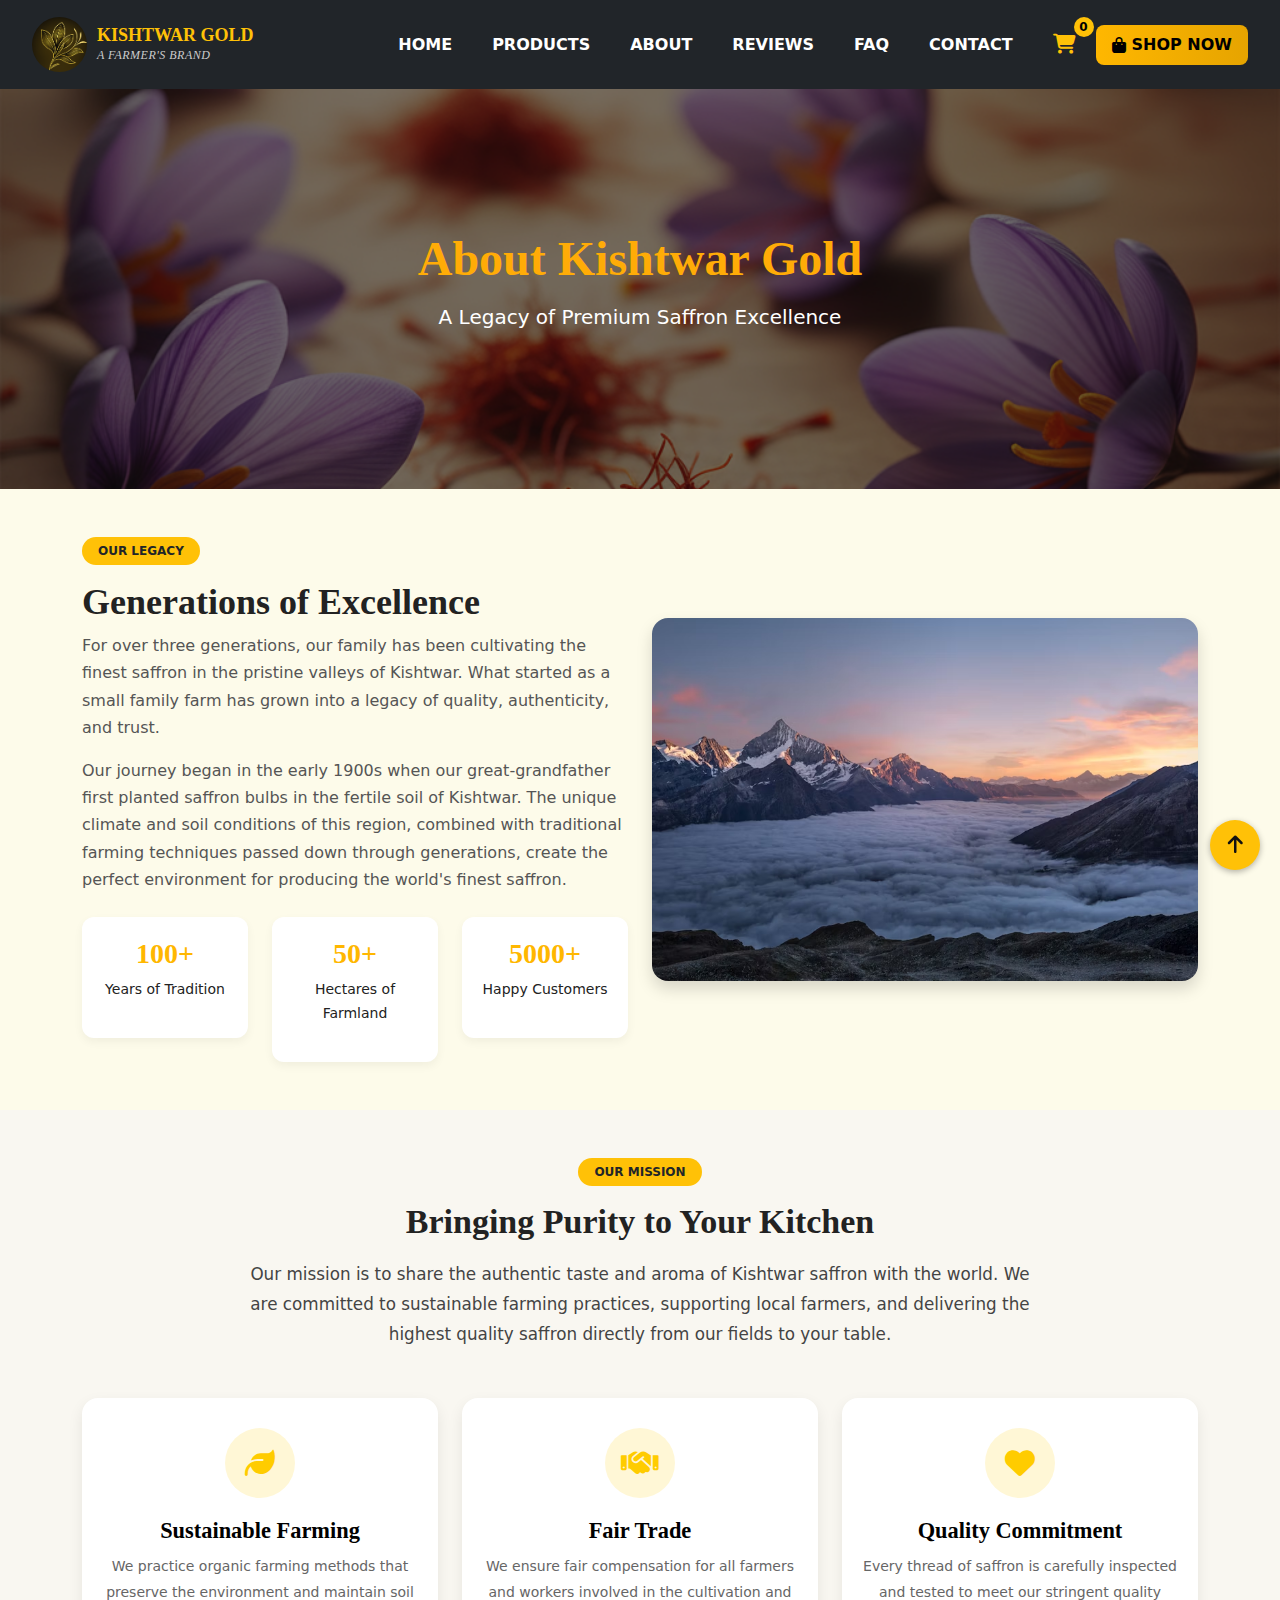
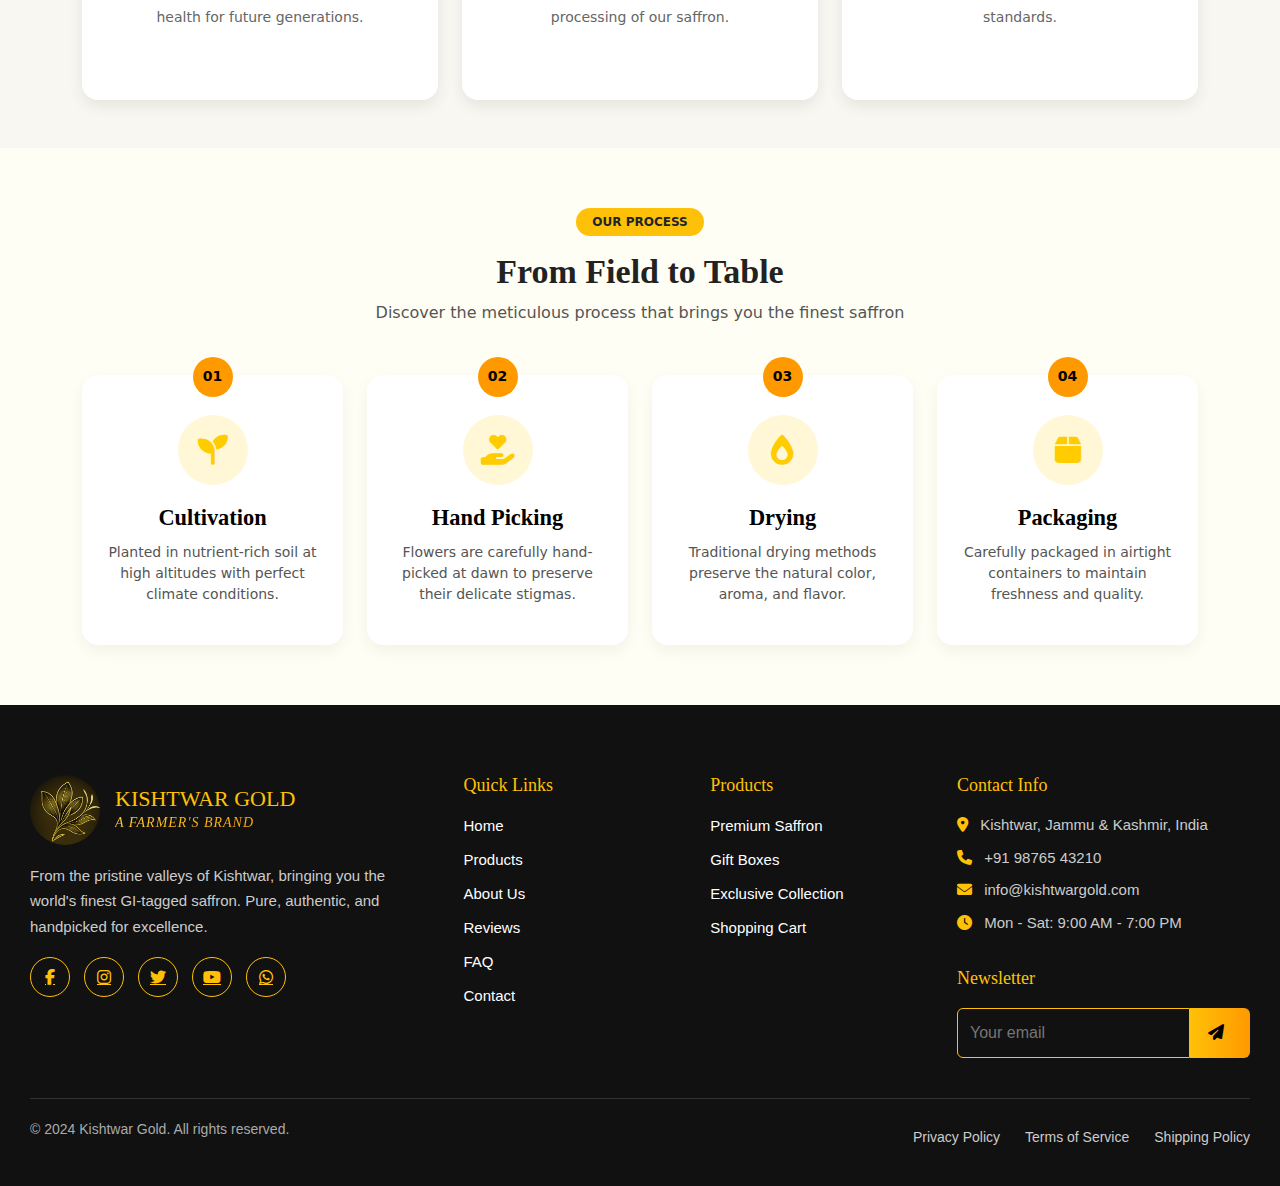
<file: about.html>
<!DOCTYPE html>
<html lang="en">
<head>
  <meta charset="UTF-8">
  <meta name="viewport" content="width=device-width, initial-scale=1.0">
  <title>About - Kishtwar Gold</title>

   <!-- Bootstrap CSS -->
  <link href="https://cdn.jsdelivr.net/npm/bootstrap@5.3.3/dist/css/bootstrap.min.css" rel="stylesheet">

  <!-- Bootstrap Icons -->
  <link href="https://cdn.jsdelivr.net/npm/bootstrap-icons@1.11.3/font/bootstrap-icons.css" rel="stylesheet">

  <!-- FontAwesome for Bold Filled Icons -->
  <link href="https://cdnjs.cloudflare.com/ajax/libs/font-awesome/6.5.0/css/all.min.css" rel="stylesheet">

  <!-- Custom CSS -->
  <link rel="stylesheet" href="/css/about.css">
</head>
<body>

 <!-- Loader -->
<!-- <div id="loader">
  <div class="loader-bg"></div>
  <div class="loader-content">
    <img src="/images/03d1d492-cec1-4f30-8a46-11ebdda1be97_removalai_preview.png" alt="Brand Logo" class="loader-logo img-fluid rounded-circle shadow">
  </div>
</div> -->

 
<!-- Navbar Start -->
<nav class="navbar navbar-expand-lg navbar-dark bg-dark sticky-top">
  <div class="container-fluid">

    <!-- Brand -->
    <a class="navbar-brand d-flex align-items-center" href="#">
      <img src="images/logo.png" alt="Logo" class="rounded-circle">
      <div class="brand-text d-none d-sm-block">
        <h5 class="mb-0 text-warning">KISHTWAR GOLD</h5>
        <p class="tagline">A FARMER'S BRAND</p>
      </div>
    </a>

    <!-- Toggler for Mobile -->
    <button class="navbar-toggler ms-auto" type="button" data-bs-toggle="collapse"
      data-bs-target="#navbarNav" aria-controls="navbarNav" aria-expanded="false"
      aria-label="Toggle navigation">
      <i class="fas fa-bars text-warning"></i>
    </button>

    <!-- Navbar Links -->
    <div class="collapse navbar-collapse justify-content-lg-end" id="navbarNav">
      <ul class="navbar-nav align-items-lg-center text-center">
        <li class="nav-item"><a class="nav-link" href="index.html">HOME</a></li>
        <li class="nav-item"><a class="nav-link" href="products.html">PRODUCTS</a></li>
        <li class="nav-item"><a class="nav-link" href="about.html">ABOUT</a></li>
        <li class="nav-item"><a class="nav-link" href="review.html">REVIEWS</a></li>
        <li class="nav-item"><a class="nav-link" href="faq.html">FAQ</a></li>
        <li class="nav-item"><a class="nav-link" href="contact.html">CONTACT</a></li>

        <!-- Cart -->
        <li class="nav-item">
          <a class="nav-link position-relative" href="cart.html">
            <i class="fas fa-shopping-cart fa-lg text-warning"></i>
            <span id="cart-count" class="cart-count">0</span>
          </a>
        </li>

        <!-- Shop Now Button -->
        <li class="nav-item mt-2 mt-lg-0">
          <a href="products.html" class="shop-btn">
            <i class="fas fa-bag-shopping"></i> SHOP NOW
          </a>
        </li>
      </ul>
    </div>
  </div>
</nav>
<!-- Navbar End -->



<!-- Hero About Section -->
<section class="about-hero">
  <div class="overlay"></div>
  <div class="container text-center">
    <h1>About Kishtwar Gold</h1>
    <p>A Legacy of Premium Saffron Excellence</p>
  </div>
</section>


<!-- Generations of Excellence Section -->
<section class="generations-section py-5">
  <div class="container">
    <div class="row align-items-center">
      
      <!-- Left Content -->
      <div class="col-lg-6 mb-4 mb-lg-0">
        <span class="badge bg-warning text-dark px-3 py-2 rounded-pill fw-bold">OUR LEGACY</span>
        <h2 class="mt-3 fw-bold">Generations of Excellence</h2>
        <p>
          For over three generations, our family has been cultivating the finest saffron in the pristine valleys of Kishtwar. 
          What started as a small family farm has grown into a legacy of quality, authenticity, and trust.
        </p>
        <p>
          Our journey began in the early 1900s when our great-grandfather first planted saffron bulbs in the fertile soil of 
          Kishtwar. The unique climate and soil conditions of this region, combined with traditional farming techniques passed 
          down through generations, create the perfect environment for producing the world's finest saffron.
        </p>

        <!-- Stats Cards -->
        <div class="row text-center mt-4">
          <div class="col-4">
            <div class="stat-card">
              <h3>100+</h3>
              <p>Years of Tradition</p>
            </div>
          </div>
          <div class="col-4">
            <div class="stat-card">
              <h3>50+</h3>
              <p>Hectares of Farmland</p>
            </div>
          </div>
          <div class="col-4">
            <div class="stat-card">
              <h3>5000+</h3>
              <p>Happy Customers</p>
            </div>
          </div>
        </div>
      </div>

      <!-- Right Image -->
      <div class="col-lg-6 text-center">
        <img src="/images/about.avif" alt="Generations of Excellence" class="img-fluid rounded-4 shadow">
      </div>

    </div>
  </div>
</section>


<!-- Our Mission Section -->
  <section class="mission-section py-5 text-center">
    <div class="container">

      <!-- Heading -->
      <span class="badge bg-warning text-dark px-3 py-2 rounded-pill fw-bold">OUR MISSION</span>
      <h2 class="mt-3 fw-bold">Bringing Purity to Your Kitchen</h2>
      <p class="mt-3 mb-5">
        Our mission is to share the authentic taste and aroma of Kishtwar saffron with the world. 
        We are committed to sustainable farming practices, supporting local farmers, and delivering the highest quality saffron 
        directly from our fields to your table.
      </p>

      <!-- Mission Cards -->
      <div class="row g-4 justify-content-center">
        <div class="col-md-4">
          <div class="mission-card">
            <div class="icon-circle">
              <i class="fa-solid fa-leaf"></i>
            </div>
            <h5 class="mt-3">Sustainable Farming</h5>
            <p>
              We practice organic farming methods that preserve the environment and maintain soil health for future generations.
            </p>
          </div>
        </div>

        <div class="col-md-4">
          <div class="mission-card">
            <div class="icon-circle">
              <i class="fa-solid fa-handshake"></i>
            </div>
            <h5 class="mt-3">Fair Trade</h5>
            <p>
              We ensure fair compensation for all farmers and workers involved in the cultivation and processing of our saffron.
            </p>
          </div>
        </div>

        <div class="col-md-4">
          <div class="mission-card">
            <div class="icon-circle">
              <i class="fa-solid fa-heart"></i>
            </div>
            <h5 class="mt-3">Quality Commitment</h5>
            <p>
              Every thread of saffron is carefully inspected and tested to meet our stringent quality standards.
            </p>
          </div>
        </div>
      </div>

    </div>
  </section>


  <!-- Our Process Section -->
  <section class="process-section text-center">
    <div class="container">

      <!-- Heading -->
      <span class="badge bg-warning text-dark px-3 py-2 rounded-pill fw-bold">OUR PROCESS</span>
      <h2 class="mt-3 fw-bold">From Field to Table</h2>
      <p>Discover the meticulous process that brings you the finest saffron</p>

      <!-- Process Steps -->
      <div class="row g-4 justify-content-center">

        <!-- Step 1 -->
        <div class="col-md-3">
          <div class="process-card">
            <div class="step-badge">01</div>
            <div class="icon-circle">
              <i class="fa-solid fa-seedling"></i>
            </div>
            <h5>Cultivation</h5>
            <p>Planted in nutrient-rich soil at high altitudes with perfect climate conditions.</p>
          </div>
        </div>

        <!-- Step 2 -->
        <div class="col-md-3">
          <div class="process-card">
            <div class="step-badge">02</div>
            <div class="icon-circle">
              <i class="fa-solid fa-hand-holding-heart"></i>
            </div>
            <h5>Hand Picking</h5>
            <p>Flowers are carefully hand-picked at dawn to preserve their delicate stigmas.</p>
          </div>
        </div>

        <!-- Step 3 -->
        <div class="col-md-3">
          <div class="process-card">
            <div class="step-badge">03</div>
            <div class="icon-circle">
              <i class="fa-solid fa-fire-flame-simple"></i>
            </div>
            <h5>Drying</h5>
            <p>Traditional drying methods preserve the natural color, aroma, and flavor.</p>
          </div>
        </div>

        <!-- Step 4 -->
        <div class="col-md-3">
          <div class="process-card">
            <div class="step-badge">04</div>
            <div class="icon-circle">
              <i class="fa-solid fa-box"></i>
            </div>
            <h5>Packaging</h5>
            <p>Carefully packaged in airtight containers to maintain freshness and quality.</p>
          </div>
        </div>

      </div>
    </div>
  </section>


<!-- Footer -->
<footer class="footer">
  <div class="footer-container">

    <!-- Left Section -->
    <div class="footer-about">
      <div class="footer-brand">
        <div class="footer-logo-circle">
          <img src="/images/logo.png" alt="Logo">
        </div>
        <div>
          <h2>KISHTWAR GOLD</h2>
          <p class="tagline">A FARMER'S BRAND</p>
        </div>
      </div>
      <p class="footer-text">
        From the pristine valleys of Kishtwar, bringing you the world's finest GI-tagged saffron. 
        Pure, authentic, and handpicked for excellence.
      </p>
      <div class="social-icons">
        <a href="#"><i class="fa-brands fa-facebook-f"></i></a>
        <a href="#"><i class="fa-brands fa-instagram"></i></a>
        <a href="#"><i class="fa-brands fa-twitter"></i></a>
        <a href="#"><i class="fa-brands fa-youtube"></i></a>
        <a href="#"><i class="fa-brands fa-whatsapp"></i></a>
      </div>
    </div>

    <!-- Quick Links -->
    <div class="footer-links">
      <h3>Quick Links</h3>
      <ul>
        <li><a href="index.html">Home</a></li>
        <li><a href="products.html">Products</a></li>
        <li><a href="about.html">About Us</a></li>
        <li><a href="review.html">Reviews</a></li>
        <li><a href="faq.html">FAQ</a></li>
        <li><a href="contact.html">Contact</a></li>
      </ul>
    </div>

    <!-- Products -->
    <div class="footer-links">
      <h3>Products</h3>
      <ul>
        <li><a href="#">Premium Saffron</a></li>
        <li><a href="#">Gift Boxes</a></li>
        <li><a href="#">Exclusive Collection</a></li>
        <li><a href="#">Shopping Cart</a></li>
      </ul>
    </div>

    <!-- Contact Info -->
    <div class="footer-contact">
      <h3>Contact Info</h3>
      <p><i class="fa-solid fa-location-dot"></i> Kishtwar, Jammu & Kashmir, India</p>
      <p><i class="fa-solid fa-phone"></i> +91 98765 43210</p>
      <p><i class="fa-solid fa-envelope"></i> info@kishtwargold.com</p>
      <p><i class="fa-solid fa-clock"></i> Mon - Sat: 9:00 AM - 7:00 PM</p>

      <br>
      <h3>Newsletter</h3>
      <div class="newsletter">
        <input type="email" id="newsletterEmail" placeholder="Your email">
        <button id="newsletterBtn"><i class="fa-solid fa-paper-plane"></i></button>
      </div>
    </div>

  </div>

  <!-- Footer Bottom -->
  <div class="footer-bottom">
    <p>© 2024 Kishtwar Gold. All rights reserved.</p>
    <div class="footer-policies">
      <a href="#">Privacy Policy</a>
      <a href="#">Terms of Service</a>
      <a href="#">Shipping Policy</a>
    </div>
  </div>

  <!-- Scroll To Top -->
  <a href="#" class="scroll-top"><i class="fa-solid fa-arrow-up"></i></a>
</footer>

<!-- ✅ Newsletter Toast -->
<div id="newsletterToast" class="form-toast">
  Successfully subscribed to newsletter! <span class="close-btn">&times;</span>
</div>
 



  <!-- Bootstrap JS -->
   <script src="/js/about.js"></script>
   <script src="/js/loader.js"></script>
  <script src="https://cdn.jsdelivr.net/npm/bootstrap@5.3.2/dist/js/bootstrap.bundle.min.js"></script>
</body>
</html>
</file>
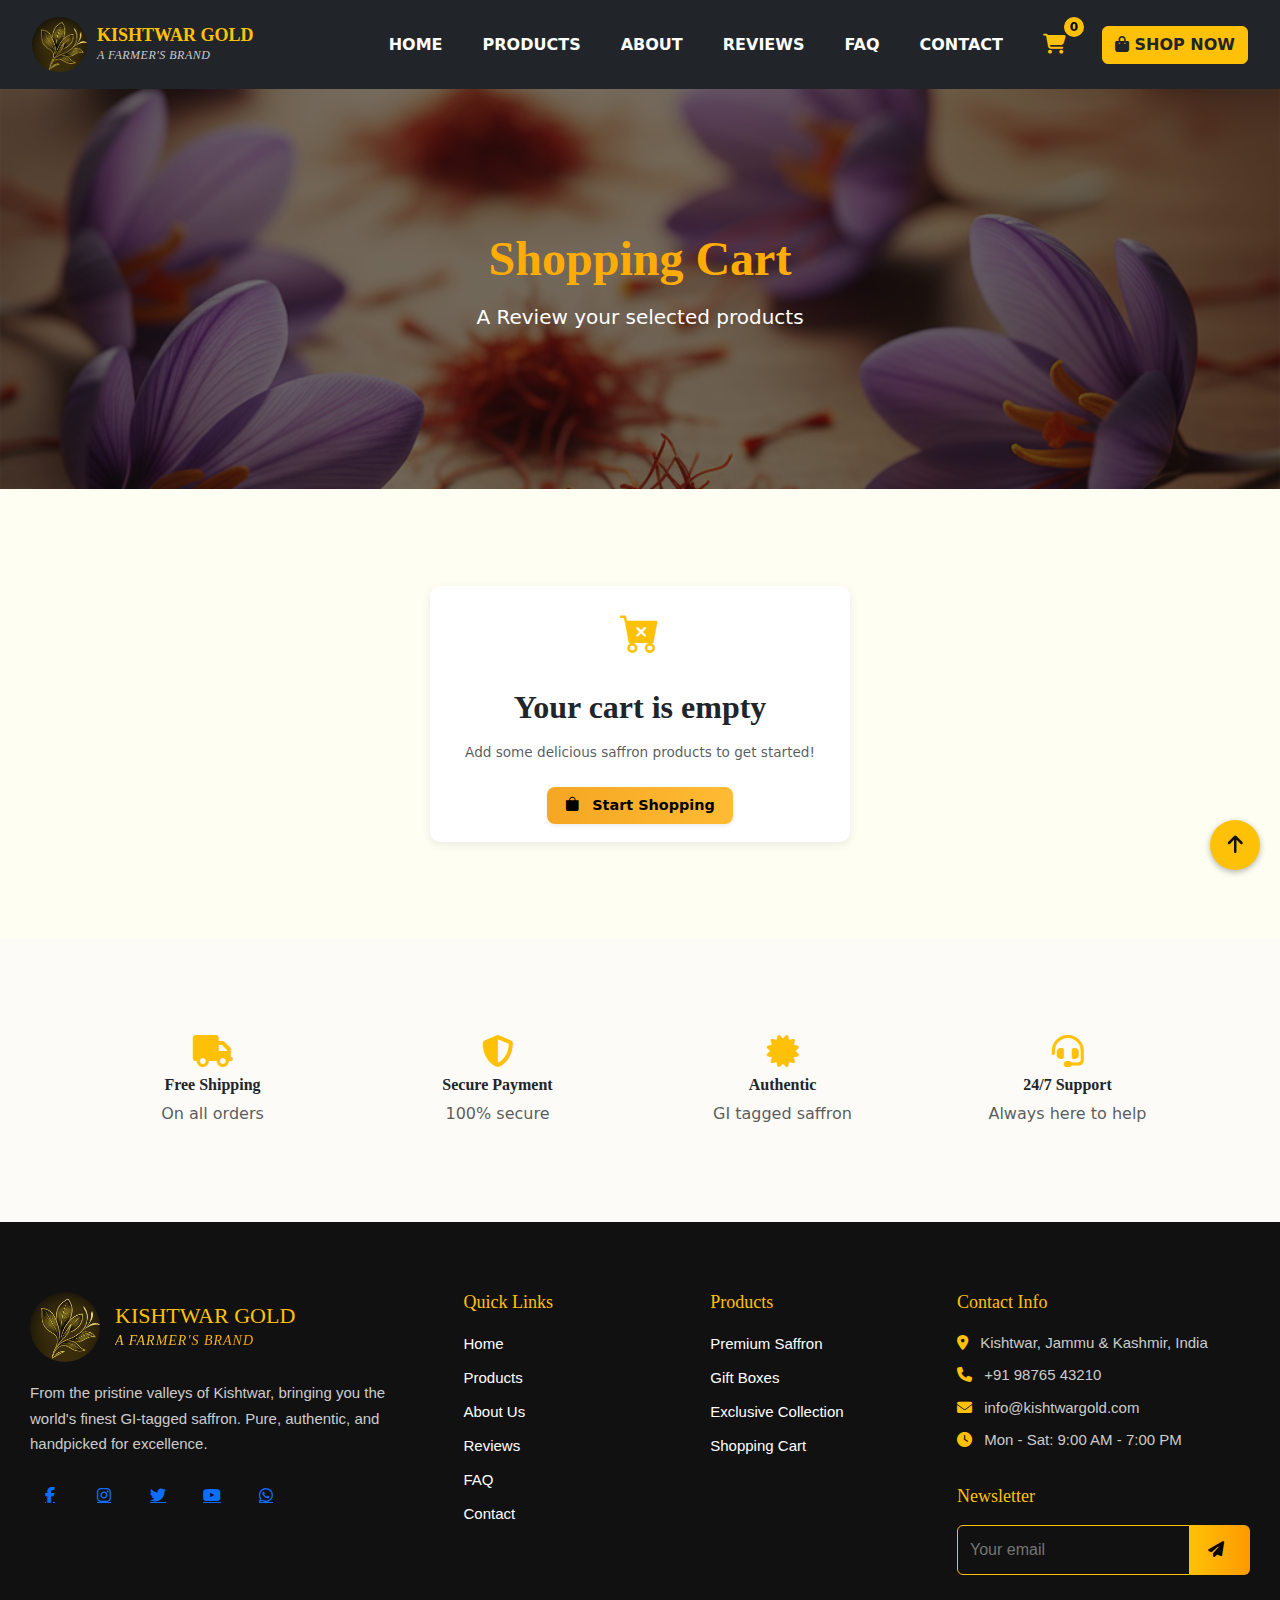
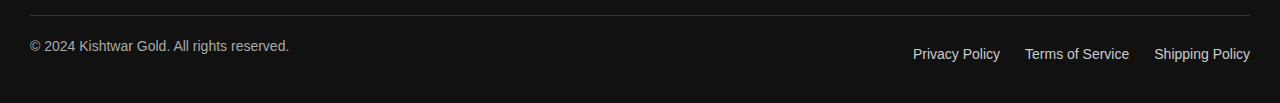
<file: cart.html>
<!DOCTYPE html>
<html lang="en">

<head>
    <meta charset="UTF-8">
    <meta name="viewport" content="width=device-width, initial-scale=1.0">
    <title>Cart Section</title>

    <!-- Bootstrap CSS -->
    <link href="https://cdn.jsdelivr.net/npm/bootstrap@5.3.3/dist/css/bootstrap.min.css" rel="stylesheet">

    <!-- Bootstrap Icons -->
    <link href="https://cdn.jsdelivr.net/npm/bootstrap-icons@1.11.3/font/bootstrap-icons.css" rel="stylesheet">

    <!-- FontAwesome for Bold Filled Icons -->
    <link href="https://cdnjs.cloudflare.com/ajax/libs/font-awesome/6.5.0/css/all.min.css" rel="stylesheet">

    <!-- Custom CSS -->
    <link rel="stylesheet" href="/css/cart.css">

</head>

<body>

 <!-- Loader -->
<!-- <div id="loader">
  <div class="loader-bg"></div>
  <div class="loader-content">
    <img src="/images/03d1d492-cec1-4f30-8a46-11ebdda1be97_removalai_preview.png" alt="Brand Logo" class="loader-logo img-fluid rounded-circle shadow">
  </div>
</div> -->

  <!-- Navbar Start -->
<nav class="navbar navbar-expand-lg navbar-dark bg-dark sticky-top">
  <div class="container-fluid">

    <!-- Brand (Same as Footer Style) -->
    <a class="navbar-brand d-flex align-items-center" href="#">
      <img src="images/logo.png" alt="Logo" class="rounded-circle"
        style="width: 55px; height: 55px; object-fit: cover; margin-right: 10px;">
      <div class="brand-text">
        <h5 class="mb-0 text-warning">KISHTWAR GOLD</h5>
        <p class="tagline">A FARMER'S BRAND</p>
      </div>
    </a>

    <!-- Toggler for Mobile -->
    <button class="navbar-toggler text-white" type="button" data-bs-toggle="collapse"
      data-bs-target="#navbarNav" aria-controls="navbarNav" aria-expanded="false"
      aria-label="Toggle navigation">
      <i class="fas fa-bars"></i>
    </button>

    <!-- Navbar Links -->
    <div class="collapse navbar-collapse" id="navbarNav">
      <ul class="navbar-nav ms-auto mb-2 mb-lg-0">
        <li class="nav-item"><a class="nav-link" href="index.html">HOME</a></li>
        <li class="nav-item"><a class="nav-link" href="products.html">PRODUCTS</a></li>
        <li class="nav-item"><a class="nav-link" href="about.html">ABOUT</a></li>
        <li class="nav-item"><a class="nav-link" href="review.html">REVIEWS</a></li>
        <li class="nav-item"><a class="nav-link" href="faq.html">FAQ</a></li>
        <li class="nav-item"><a class="nav-link" href="contact.html">CONTACT</a></li>

        <!-- Cart with Badge -->
        <li class="nav-item">
          <a class="nav-link position-relative" href="cart.html">
            <i class="fas fa-shopping-cart fa-lg text-warning"></i>
            <span id="cart-count" class="cart-count">0</span>
          </a>
        </li>
      </ul>

      <!-- Shop Now Button -->
      <a href="products.html" class="btn btn-warning ms-lg-3 fw-bold text-dark">
        <i class="fas fa-bag-shopping"></i> SHOP NOW
      </a>
    </div>
  </div>
</nav>
<!-- Navbar End -->



<!-- Shopping Cart About Section -->
<section class="about-hero">
  <div class="overlay"></div>
  <div class="container text-center">
    <h1>Shopping Cart</h1>
    <p>A Review your selected products</p>
  </div>
</section>


<!-- Empty Cart Section -->
<section class="empty-cart-section d-flex align-items-center justify-content-center text-center">
  <div class="container">
    <div class="empty-cart-content">
      <!-- Cart Icon -->
      <div class="cart-icon mb-4">
        <i class="bi bi-cart-x-fill"></i>
      </div>

      <!-- Heading -->
      <h2 class="fw-bold mb-3">Your cart is empty</h2>
      <p class="text-muted mb-4">Add some delicious saffron products to get started!</p>

      <!-- Button -->
      <a href="products.html" class="btn btn-warning btn-lg fw-bold shadow-sm">
        <i class="bi bi-bag-fill me-2"></i> Start Shopping
      </a>
    </div>
  </div>
</section>


<!-- Features Section -->
<section class="features-section py-5">
    <br><br>
  <div class="container">
    <div class="row text-center">
      
      <!-- Feature 1 -->
      <div class="col-md-3 col-6 mb-4 mb-md-0">
        <i class="fas fa-truck fa-2x text-warning mb-2"></i>
        <h6 class="fw-bold">Free Shipping</h6>
        <p class="text-muted small">On all orders</p>
      </div>

      <!-- Feature 2 -->
      <div class="col-md-3 col-6 mb-4 mb-md-0">
        <i class="fas fa-shield-alt fa-2x text-warning mb-2"></i>
        <h6 class="fw-bold">Secure Payment</h6>
        <p class="text-muted small">100% secure</p>
      </div>

      <!-- Feature 3 -->
      <div class="col-md-3 col-6 mb-4 mb-md-0">
        <i class="fas fa-certificate fa-2x text-warning mb-2"></i>
        <h6 class="fw-bold">Authentic</h6>
        <p class="text-muted small">GI tagged saffron</p>
      </div>

      <!-- Feature 4 -->
      <div class="col-md-3 col-6">
        <i class="fas fa-headset fa-2x text-warning mb-2"></i>
        <h6 class="fw-bold">24/7 Support</h6>
        <p class="text-muted small">Always here to help</p>
      </div>

    </div>
    <br><br>
  </div>
</section>


 <!-- Footer -->
<footer class="footer">
  <div class="footer-container">

    <!-- Left Section -->
    <div class="footer-about">
      <div class="footer-brand">
        <div class="footer-logo-circle">
          <img src="/images/logo.png" alt="Logo">
        </div>
        <div>
          <h2>KISHTWAR GOLD</h2>
          <p class="tagline">A FARMER'S BRAND</p>
        </div>
      </div>
      <p class="footer-text">
        From the pristine valleys of Kishtwar, bringing you the world's finest GI-tagged saffron. 
        Pure, authentic, and handpicked for excellence.
      </p>
      <div class="social-icons">
        <a href="#"><i class="fa-brands fa-facebook-f"></i></a>
        <a href="#"><i class="fa-brands fa-instagram"></i></a>
        <a href="#"><i class="fa-brands fa-twitter"></i></a>
        <a href="#"><i class="fa-brands fa-youtube"></i></a>
        <a href="#"><i class="fa-brands fa-whatsapp"></i></a>
      </div>
    </div>

    <!-- Quick Links -->
    <div class="footer-links">
      <h3>Quick Links</h3>
      <ul>
        <li><a href="index.html">Home</a></li>
        <li><a href="products.html">Products</a></li>
        <li><a href="about.html">About Us</a></li>
        <li><a href="review.html">Reviews</a></li>
        <li><a href="faq.html">FAQ</a></li>
        <li><a href="contact.html">Contact</a></li>
      </ul>
    </div>

    <!-- Products -->
    <div class="footer-links">
      <h3>Products</h3>
      <ul>
        <li><a href="#">Premium Saffron</a></li>
        <li><a href="#">Gift Boxes</a></li>
        <li><a href="#">Exclusive Collection</a></li>
        <li><a href="#">Shopping Cart</a></li>
      </ul>
    </div>

    <!-- Contact Info -->
    <div class="footer-contact">
      <h3>Contact Info</h3>
      <p><i class="fa-solid fa-location-dot"></i> Kishtwar, Jammu & Kashmir, India</p>
      <p><i class="fa-solid fa-phone"></i> +91 98765 43210</p>
      <p><i class="fa-solid fa-envelope"></i> info@kishtwargold.com</p>
      <p><i class="fa-solid fa-clock"></i> Mon - Sat: 9:00 AM - 7:00 PM</p>

      <br>
      <h3>Newsletter</h3>
      <div class="newsletter">
        <input type="email" id="newsletterEmail" placeholder="Your email">
        <button id="newsletterBtn"><i class="fa-solid fa-paper-plane"></i></button>
      </div>
    </div>

  </div>

  <!-- Footer Bottom -->
  <div class="footer-bottom">
    <p>© 2024 Kishtwar Gold. All rights reserved.</p>
    <div class="footer-policies">
      <a href="#">Privacy Policy</a>
      <a href="#">Terms of Service</a>
      <a href="#">Shipping Policy</a>
    </div>
  </div>

  <!-- Scroll To Top -->
  <a href="#" class="scroll-top"><i class="fa-solid fa-arrow-up"></i></a>
</footer>

<!-- ✅ Newsletter Toast -->
<div id="newsletterToast" class="form-toast">
  Successfully subscribed to newsletter! <span class="close-btn">&times;</span>
</div>
 
 


    <!-- Bootstrap JS -->
     <script src="/js/cart.js"></script>
     <script src="/js/loader.js"></script>
    <script src="https://cdn.jsdelivr.net/npm/bootstrap@5.3.2/dist/js/bootstrap.bundle.min.js"></script>
</body>

</html>
</file>
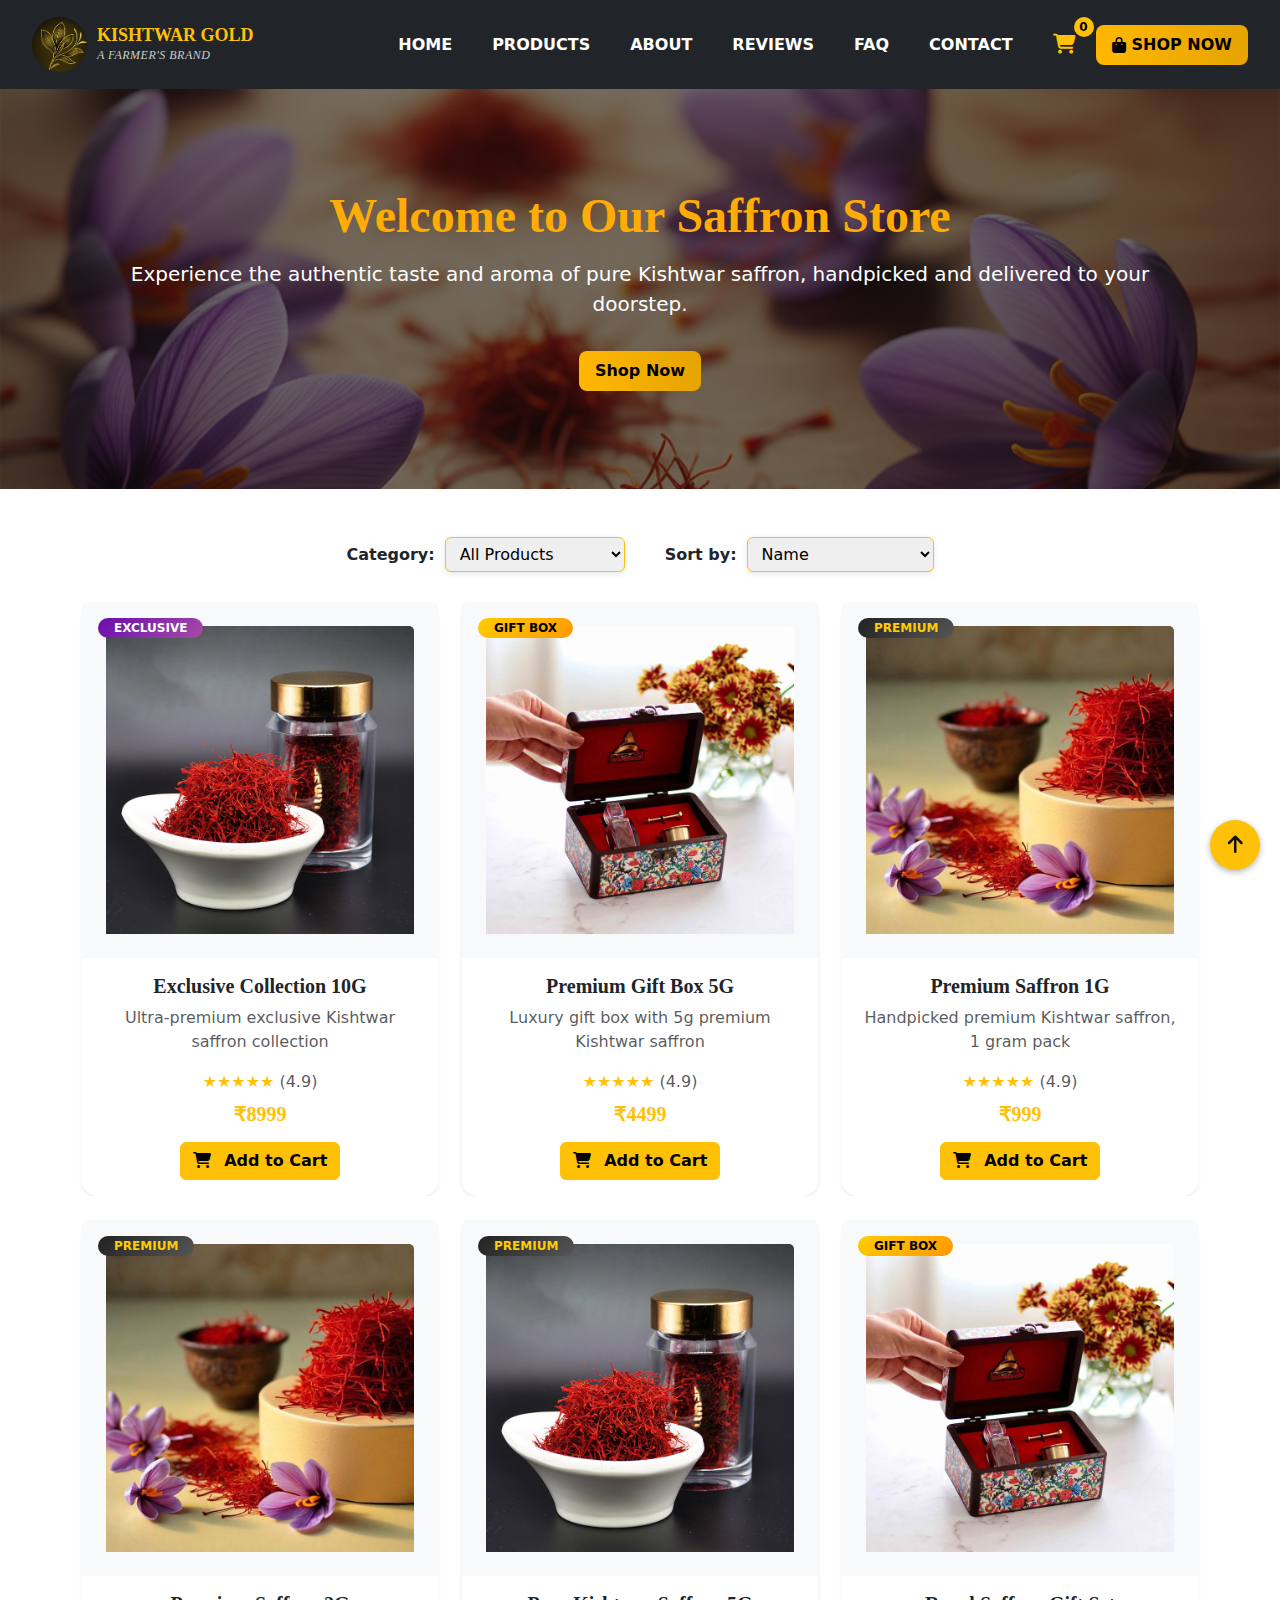
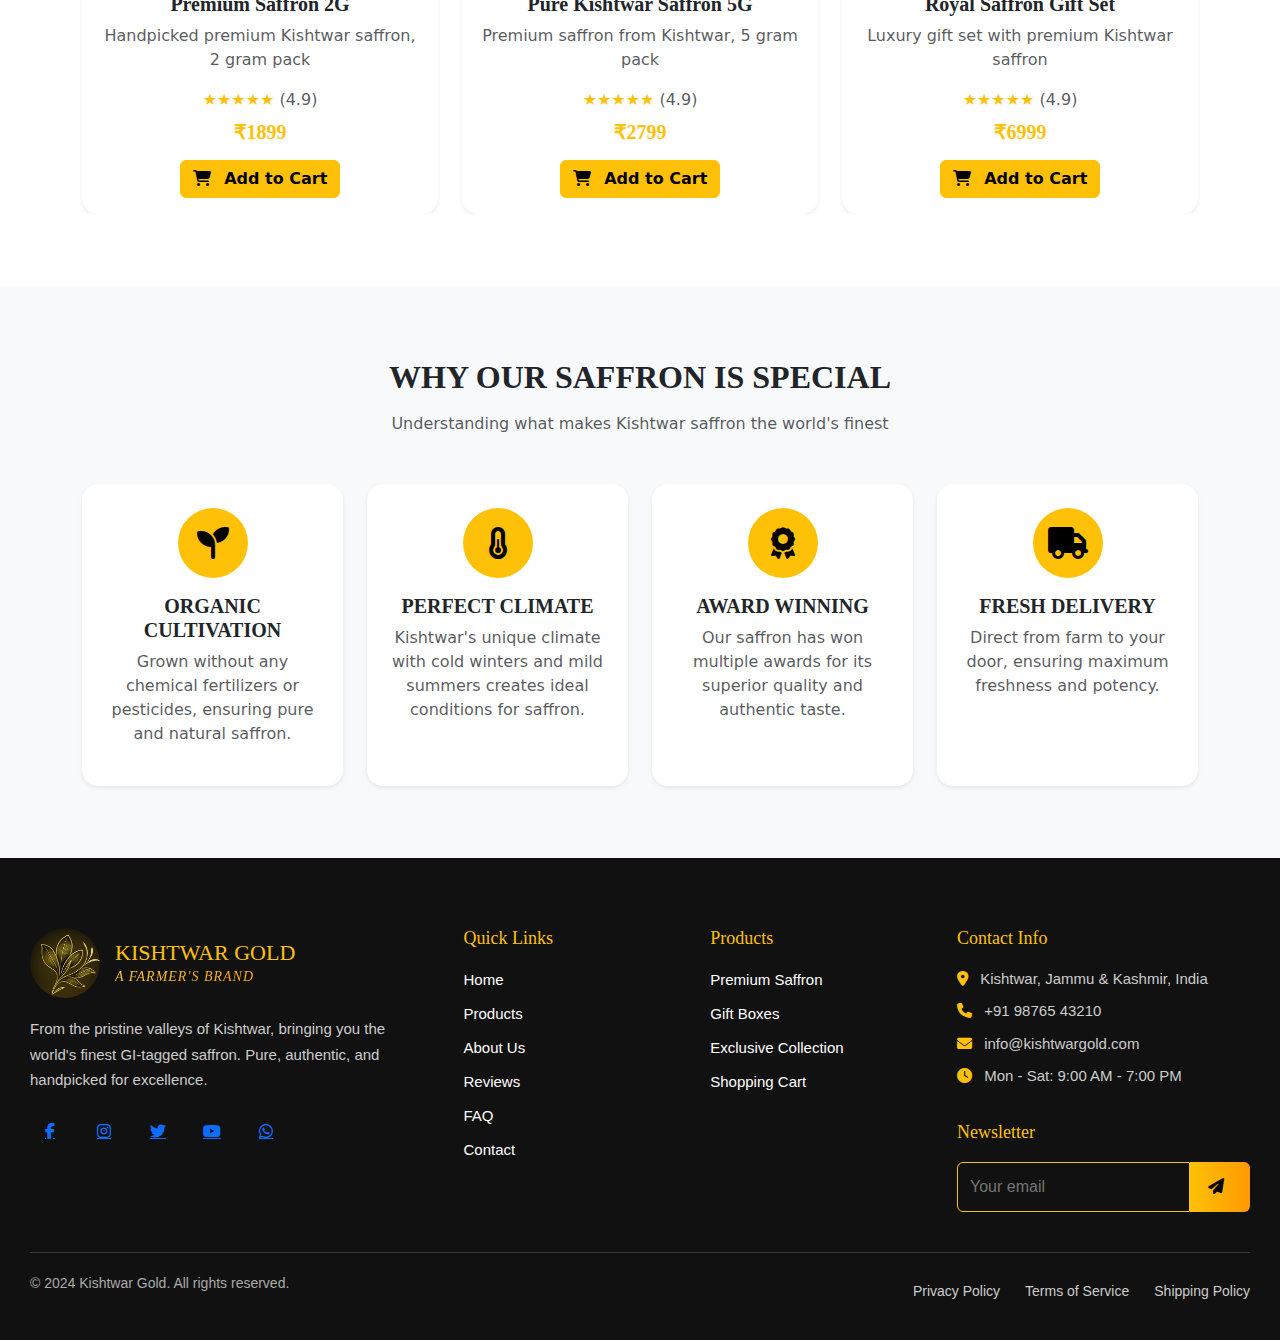
<file: products.html>
<!DOCTYPE html>
<html lang="en">
<head>
  <meta charset="UTF-8">
  <meta name="viewport" content="width=device-width, initial-scale=1.0">
  <title>About - Kishtwar Gold</title>

   <!-- Bootstrap CSS -->
  <link href="https://cdn.jsdelivr.net/npm/bootstrap@5.3.3/dist/css/bootstrap.min.css" rel="stylesheet">

  <!-- Bootstrap Icons -->
  <link href="https://cdn.jsdelivr.net/npm/bootstrap-icons@1.11.3/font/bootstrap-icons.css" rel="stylesheet">

  <!-- FontAwesome for Bold Filled Icons -->
  <link href="https://cdnjs.cloudflare.com/ajax/libs/font-awesome/6.5.0/css/all.min.css" rel="stylesheet">

  <!-- Custom CSS -->
  <link rel="stylesheet" href="/css/products.css">
</head>
<body>

  <!-- Loader -->
<!-- <div id="loader">
  <div class="loader-bg"></div>
  <div class="loader-content">
    <img src="/images/03d1d492-cec1-4f30-8a46-11ebdda1be97_removalai_preview.png" alt="Brand Logo" class="loader-logo img-fluid rounded-circle shadow">
  </div>
</div> -->
 
<!-- Navbar Start -->
<nav class="navbar navbar-expand-lg navbar-dark bg-dark sticky-top">
  <div class="container-fluid">

    <!-- Brand -->
    <a class="navbar-brand d-flex align-items-center" href="#">
      <img src="images/logo.png" alt="Logo" class="rounded-circle">
      <div class="brand-text d-none d-sm-block">
        <h5 class="mb-0 text-warning">KISHTWAR GOLD</h5>
        <p class="tagline">A FARMER'S BRAND</p>
      </div>
    </a>

    <!-- Toggler for Mobile -->
    <button class="navbar-toggler ms-auto" type="button" data-bs-toggle="collapse"
      data-bs-target="#navbarNav" aria-controls="navbarNav" aria-expanded="false"
      aria-label="Toggle navigation">
      <i class="fas fa-bars text-warning"></i>
    </button>

    <!-- Navbar Links -->
    <div class="collapse navbar-collapse justify-content-lg-end" id="navbarNav">
      <ul class="navbar-nav align-items-lg-center text-center">
        <li class="nav-item"><a class="nav-link" href="index.html">HOME</a></li>
        <li class="nav-item"><a class="nav-link" href="products.html">PRODUCTS</a></li>
        <li class="nav-item"><a class="nav-link" href="about.html">ABOUT</a></li>
        <li class="nav-item"><a class="nav-link" href="review.html">REVIEWS</a></li>
        <li class="nav-item"><a class="nav-link" href="faq.html">FAQ</a></li>
        <li class="nav-item"><a class="nav-link" href="contact.html">CONTACT</a></li>

        <!-- Cart -->
        <li class="nav-item">
          <a class="nav-link position-relative" href="cart.html">
            <i class="fas fa-shopping-cart fa-lg text-warning"></i>
            <span id="cart-count" class="cart-count">0</span>
          </a>
        </li>

        <!-- Shop Now Button -->
        <li class="nav-item mt-2 mt-lg-0">
          <a href="products.html" class="shop-btn">
            <i class="fas fa-bag-shopping"></i> SHOP NOW
          </a>
        </li>
      </ul>
    </div>
  </div>
</nav>
<!-- Navbar End -->



<!-- Hero About Section -->
<section class="about-hero">
  <div class="overlay"></div>
  <div class="container text-center">
    <h1>Welcome to Our Saffron Store</h1>
    <p>Experience the authentic taste and aroma of pure Kishtwar saffron, handpicked and delivered to your doorstep.</p>
    <a href="#products" class="shop-btn mt-3">
      Shop Now
    </a>
  </div>
</section>




<!-- Products Section -->
<section id="products" class="products-section py-5">
  <div class="container">

    <!-- Filter Controls -->
    <div class="container">
  <div class="filter-controls">
    <div class="filter-group">
      <label for="categoryFilter">Category:</label>
      <select id="categoryFilter">
        <option value="all">All Products</option>
        <option value="exclusive">Exclusive</option>
        <option value="gift">Gift Box</option>
        <option value="premium">Premium</option>
      </select>
    </div>

    <div class="filter-group">
      <label for="sortFilter">Sort by:</label>
      <select id="sortFilter">
        <option value="name">Name</option>
        <option value="low-high">Price: Low to High</option>
        <option value="high-low">Price: High to Low</option>
      </select>
    </div>
  </div>
</div>

    <!-- Product Grid -->
    <div id="productGrid" class="row g-4">

      <!-- Product 1 -->
      <div class="col-md-4 product-card" data-category="exclusive" data-name="Exclusive Collection 10G" data-price="8999">
        <div class="card shadow-sm border-0 rounded-4 h-100">
          <div class="position-relative text-center p-4 bg-light rounded-top">
            <span class="badge badge-exclusive position-absolute top-0 start-0 m-3 px-3 py-1 rounded-pill">EXCLUSIVE</span>
            <img src="/images/1st.jpeg" class="card-img-top" alt="Premium Saffron 1g">
          </div>
          <div class="card-body text-center">
            <h5 class="fw-bold">Exclusive Collection 10G</h5>
            <p class="text-muted">Ultra-premium exclusive Kishtwar saffron collection</p>
            <div class="text-warning mb-2">★★★★★ <span class="text-muted">(4.9)</span></div>
            <h5 class="text-warning fw-bold mb-3">₹8999</h5>
            <button class="btn btn-warning fw-bold add-to-cart-btn"><i class="fa-solid fa-cart-shopping me-2"></i> Add to Cart</button>
          </div>
        </div>
      </div>

      <!-- Product 2 -->
      <div class="col-md-4 product-card" data-category="gift" data-name="Premium Gift Box 5G" data-price="4499">
        <div class="card shadow-sm border-0 rounded-4 h-100">
          <div class="position-relative text-center p-4 bg-light rounded-top">
            <span class="badge badge-gift position-absolute top-0 start-0 m-3 px-3 py-1 rounded-pill">GIFT BOX</span>
            <img src="/images/giftbox.jpeg" class="card-img-top" alt="Premium Saffron 1g">
          </div>
          <div class="card-body text-center">
            <h5 class="fw-bold">Premium Gift Box 5G</h5>
            <p class="text-muted">Luxury gift box with 5g premium Kishtwar saffron</p>
            <div class="text-warning mb-2">★★★★★ <span class="text-muted">(4.9)</span></div>
            <h5 class="text-warning fw-bold mb-3">₹4499</h5>
            <button class="btn btn-warning fw-bold add-to-cart-btn"><i class="fa-solid fa-cart-shopping me-2"></i> Add to Cart</button>
          </div>
        </div>
      </div>

      <!-- Product 3 -->
      <div class="col-md-4 product-card" data-category="premium" data-name="Premium Saffron 1G" data-price="999">
        <div class="card shadow-sm border-0 rounded-4 h-100">
          <div class="position-relative text-center p-4 bg-light rounded-top">
            <span class="badge badge-premium position-absolute top-0 start-0 m-3 px-3 py-1 rounded-pill">PREMIUM</span>
            <img src="/images/2nd.jpeg" class="card-img-top" alt="Premium Saffron 1g">
          </div>
          <div class="card-body text-center">
            <h5 class="fw-bold">Premium Saffron 1G</h5>
            <p class="text-muted">Handpicked premium Kishtwar saffron, 1 gram pack</p>
            <div class="text-warning mb-2">★★★★★ <span class="text-muted">(4.9)</span></div>
            <h5 class="text-warning fw-bold mb-3">₹999</h5>
            <button class="btn btn-warning fw-bold add-to-cart-btn"><i class="fa-solid fa-cart-shopping me-2"></i> Add to Cart</button>
          </div>
        </div>
      </div>

      <!-- Product 4 -->
      <div class="col-md-4 product-card" data-category="premium" data-name="Premium Saffron 2G" data-price="1899">
        <div class="card shadow-sm border-0 rounded-4 h-100">
          <div class="position-relative text-center p-4 bg-light rounded-top">
            <span class="badge badge-premium position-absolute top-0 start-0 m-3 px-3 py-1 rounded-pill">PREMIUM</span>
            <img src="/images/2nd.jpeg" class="card-img-top" alt="Premium Saffron 1g">
          </div>
          <div class="card-body text-center">
            <h5 class="fw-bold">Premium Saffron 2G</h5>
            <p class="text-muted">Handpicked premium Kishtwar saffron, 2 gram pack</p>
            <div class="text-warning mb-2">★★★★★ <span class="text-muted">(4.9)</span></div>
            <h5 class="text-warning fw-bold mb-3">₹1899</h5>
            <button class="btn btn-warning fw-bold add-to-cart-btn"><i class="fa-solid fa-cart-shopping me-2"></i> Add to Cart</button>
          </div>
        </div>
      </div>

      <!-- Product 5 -->
      <div class="col-md-4 product-card" data-category="premium" data-name="Pure Kishtwar Saffron 5G" data-price="2799">
        <div class="card shadow-sm border-0 rounded-4 h-100">
          <div class="position-relative text-center p-4 bg-light rounded-top">
            <span class="badge badge-premium position-absolute top-0 start-0 m-3 px-3 py-1 rounded-pill">PREMIUM</span>
            <img src="/images/1st.jpeg" class="card-img-top" alt="Premium Saffron 1g">
          </div>
          <div class="card-body text-center">
            <h5 class="fw-bold">Pure Kishtwar Saffron 5G</h5>
            <p class="text-muted">Premium saffron from Kishtwar, 5 gram pack</p>
            <div class="text-warning mb-2">★★★★★ <span class="text-muted">(4.9)</span></div>
            <h5 class="text-warning fw-bold mb-3">₹2799</h5>
            <button class="btn btn-warning fw-bold add-to-cart-btn"><i class="fa-solid fa-cart-shopping me-2"></i> Add to Cart</button>
          </div>
        </div>
      </div>

      <!-- Product 6 -->
      <div class="col-md-4 product-card" data-category="gift" data-name="Royal Saffron Gift Set" data-price="6999">
        <div class="card shadow-sm border-0 rounded-4 h-100">
          <div class="position-relative text-center p-4 bg-light rounded-top">
            <span class="badge badge-gift position-absolute top-0 start-0 m-3 px-3 py-1 rounded-pill">GIFT BOX</span>
            <img src="/images/giftbox.jpeg" class="card-img-top" alt="Premium Saffron 1g">
          </div>
          <div class="card-body text-center">
            <h5 class="fw-bold">Royal Saffron Gift Set</h5>
            <p class="text-muted">Luxury gift set with premium Kishtwar saffron</p>
            <div class="text-warning mb-2">★★★★★ <span class="text-muted">(4.9)</span></div>
            <h5 class="text-warning fw-bold mb-3">₹6999</h5>
            <button class="btn btn-warning fw-bold add-to-cart-btn"><i class="fa-solid fa-cart-shopping me-2"></i> Add to Cart</button>
          </div>
        </div>
      </div>

    </div>
  </div>
</section>



<br>





<!-- Why Our Saffron is Special Section -->
<section class="py-5 bg-light">
  <div class="container text-center">
    <br>
    <h2 class="fw-bold mb-3">WHY OUR SAFFRON IS SPECIAL</h2>
    <p class="text-muted mb-5">Understanding what makes Kishtwar saffron the world's finest</p>

    <div class="row g-4">
      <!-- Card 1 -->
      <div class="col-md-6 col-lg-3">
        <div class="card shadow-sm border-0 h-100 p-4 rounded-4">
          <div class="mb-3">
            <span class="d-inline-flex align-items-center justify-content-center bg-warning rounded-circle" style="width:70px; height:70px;">
              <i class="fas fa-seedling fa-2x text-black"></i>
            </span>
          </div>
          <h5 class="fw-bold">ORGANIC CULTIVATION</h5>
          <p class="text-muted">Grown without any chemical fertilizers or pesticides, ensuring pure and natural saffron.</p>
        </div>
      </div>

      <!-- Card 2 -->
      <div class="col-md-6 col-lg-3">
        <div class="card shadow-sm border-0 h-100 p-4 rounded-4">
          <div class="mb-3">
            <span class="d-inline-flex align-items-center justify-content-center bg-warning rounded-circle" style="width:70px; height:70px;">
              <i class="fas fa-thermometer-half fa-2x text-black"></i>
            </span>
          </div>
          <h5 class="fw-bold">PERFECT CLIMATE</h5>
          <p class="text-muted">Kishtwar's unique climate with cold winters and mild summers creates ideal conditions for saffron.</p>
        </div>
      </div>

      <!-- Card 3 -->
      <div class="col-md-6 col-lg-3">
        <div class="card shadow-sm border-0 h-100 p-4 rounded-4">
          <div class="mb-3">
            <span class="d-inline-flex align-items-center justify-content-center bg-warning rounded-circle" style="width:70px; height:70px;">
              <i class="fas fa-award fa-2x text-black"></i>
            </span>
          </div>
          <h5 class="fw-bold">AWARD WINNING</h5>
          <p class="text-muted">Our saffron has won multiple awards for its superior quality and authentic taste.</p>
        </div>
      </div>

      <!-- Card 4 -->
      <div class="col-md-6 col-lg-3">
        <div class="card shadow-sm border-0 h-100 p-4 rounded-4">
          <div class="mb-3">
            <span class="d-inline-flex align-items-center justify-content-center bg-warning rounded-circle" style="width:70px; height:70px;">
              <i class="fas fa-truck fa-2x text-black"></i>
            </span>
          </div>
          <h5 class="fw-bold">FRESH DELIVERY</h5>
          <p class="text-muted">Direct from farm to your door, ensuring maximum freshness and potency.</p>
        </div>
      </div>
    </div>
    <br>
  </div>
</section>



 <!-- Footer -->
<footer class="footer">
  <div class="footer-container">

    <!-- Left Section -->
    <div class="footer-about">
      <div class="footer-brand">
        <div class="footer-logo-circle">
          <img src="/images/logo.png" alt="Logo">
        </div>
        <div>
          <h2>KISHTWAR GOLD</h2>
          <p class="tagline">A FARMER'S BRAND</p>
        </div>
      </div>
      <p class="footer-text">
        From the pristine valleys of Kishtwar, bringing you the world's finest GI-tagged saffron. 
        Pure, authentic, and handpicked for excellence.
      </p>
      <div class="social-icons">
        <a href="#"><i class="fa-brands fa-facebook-f"></i></a>
        <a href="#"><i class="fa-brands fa-instagram"></i></a>
        <a href="#"><i class="fa-brands fa-twitter"></i></a>
        <a href="#"><i class="fa-brands fa-youtube"></i></a>
        <a href="#"><i class="fa-brands fa-whatsapp"></i></a>
      </div>
    </div>

    <!-- Quick Links -->
    <div class="footer-links">
      <h3>Quick Links</h3>
      <ul>
        <li><a href="index.html">Home</a></li>
        <li><a href="products.html">Products</a></li>
        <li><a href="about.html">About Us</a></li>
        <li><a href="review.html">Reviews</a></li>
        <li><a href="faq.html">FAQ</a></li>
        <li><a href="contact.html">Contact</a></li>
      </ul>
    </div>

    <!-- Products -->
    <div class="footer-links">
      <h3>Products</h3>
      <ul>
        <li><a href="#">Premium Saffron</a></li>
        <li><a href="#">Gift Boxes</a></li>
        <li><a href="#">Exclusive Collection</a></li>
        <li><a href="#">Shopping Cart</a></li>
      </ul>
    </div>

    <!-- Contact Info -->
    <div class="footer-contact">
      <h3>Contact Info</h3>
      <p><i class="fa-solid fa-location-dot"></i> Kishtwar, Jammu & Kashmir, India</p>
      <p><i class="fa-solid fa-phone"></i> +91 98765 43210</p>
      <p><i class="fa-solid fa-envelope"></i> info@kishtwargold.com</p>
      <p><i class="fa-solid fa-clock"></i> Mon - Sat: 9:00 AM - 7:00 PM</p>

      <br>
      <h3>Newsletter</h3>
      <div class="newsletter">
        <input type="email" id="newsletterEmail" placeholder="Your email">
        <button id="newsletterBtn"><i class="fa-solid fa-paper-plane"></i></button>
      </div>
    </div>

  </div>

  <!-- Footer Bottom -->
  <div class="footer-bottom">
    <p>© 2024 Kishtwar Gold. All rights reserved.</p>
    <div class="footer-policies">
      <a href="#">Privacy Policy</a>
      <a href="#">Terms of Service</a>
      <a href="#">Shipping Policy</a>
    </div>
  </div>

  <!-- Scroll To Top -->
  <a href="#" class="scroll-top"><i class="fa-solid fa-arrow-up"></i></a>
</footer>

<!-- ✅ Newsletter Toast -->
<div id="newsletterToast" class="form-toast">
  Successfully subscribed to newsletter! <span class="close-btn">&times;</span>
</div>
 



 
 
 


  <!-- Bootstrap JS -->
   <script src="/js/products.js"></script>
   <script src="/js/loader.js"></script>
  <script src="https://cdn.jsdelivr.net/npm/bootstrap@5.3.2/dist/js/bootstrap.bundle.min.js"></script>
</body>
</html>
</file>
<file: css/about.css>
/* Loader Background */
#loader {
  position: fixed;
  top: 0;
  left: 0;
  width: 100%;
  height: 100%;
  display: flex;
  justify-content: center;
  align-items: center;
  flex-direction: column;
  z-index: 9999;
  transition: opacity 1s ease, visibility 1s ease;
  overflow: hidden; 
}

/* Blurred background layer */
#loader::before {
  content: "";
  position: absolute;
  top: 0;
  left: 0;
  width: 100%;
  height: 100%;
  background: url('/images/Pure_Saffron_Background_No_Text.png') center center/cover no-repeat;
  background-size: cover;
  background-position: center;
  filter: blur(2px);  
  z-index: 1;
}

/* Loader hide hone par */
#loader.hidden {
  opacity: 0;
  visibility: hidden;
}

/* Loader Content */
.loader-content {
  text-align: center;
  position: relative;
  z-index: 2; /* ensure logo above blurred background */
}

/* Logo Styling (responsive) */
.loader-logo {
  width: 45vw;             /* responsive width */
  max-width: 300px;        /* desktop max size */
  height: auto;            /* maintain aspect ratio */
  border-radius: 0;      /* circle */
  object-fit: cover;
  display: block;
  margin: 0 auto;
  animation: zoomIn 1.5s ease-in-out forwards;
  border: none;
  outline: none;
  box-shadow: 0 0 25px rgba(255, 215, 0, 0.6); /* golden glow */
}

/* Zoom In Animation */
@keyframes zoomIn {
  0% { transform: scale(0.5); opacity: 0; }
  100% { transform: scale(1); opacity: 1; }
}

/* Fade In Animation */
@keyframes fadeIn {
  0% { opacity: 0; transform: translateY(20px); }
  100% { opacity: 1; transform: translateY(0); }
}



/* Headings in Times New Roman */
h1, h2, h3, h4, h5, h6 {
  font-family: "Times New Roman", Times, serif !important;
}

.tagline {
  font-family: "Times New Roman", Times, serif !important;
  font-style: italic;
}


/* Navbar Base */
.navbar {
  background-color: #0c0c0c;
  padding: 12px 20px;
  position: sticky;
  top: 0;
  z-index: 1050;
}

/* Logo Image */
.navbar-brand img {
  width: 55px;
  height: 55px;
  margin-right: 10px;
  object-fit: cover;
  border-radius: 50%;
}

/* Logo Text */
.brand-text h5 {
  font-size: 18px;
  color: #ffb700;
  margin: 0;
  font-weight: bold;
  line-height: 1.2;
}

.brand-text p {
  font-size: 12px;
  color: #ccc;
  margin: 0;
  font-style: italic;
  letter-spacing: 0.5px;
}

/* Navbar Links */
.navbar-nav .nav-link {
  color: #fff !important;
  font-weight: bold;
  margin: 5px 12px;
  transition: color 0.3s ease, border-bottom 0.3s ease;
  position: relative;
}

.navbar-nav .nav-link:hover,
.navbar-nav .nav-link.active {
  color: #ffb700 !important;
}

.navbar-nav .nav-link.active::after,
.navbar-nav .nav-link:hover::after {
  content: "";
  position: absolute;
  left: 0;
  bottom: -5px;
  width: 100%;
  height: 2px;
  background-color: #ffb700;
  border-radius: 3px;
}

/* Shop Now Button */
.shop-btn {
  background: linear-gradient(to right, #ffb700, #e6a400);
  color: #000 !important;
  font-weight: bold;
  padding: 8px 16px;
  border-radius: 8px;
  text-decoration: none;
  transition: all 0.3s ease;
  display: inline-flex;
  align-items: center;
  gap: 6px;
}

.shop-btn:hover {
  background: linear-gradient(to right, #e6a400, #ffb700);
  transform: translateY(-2px);
}

/* Cart Badge */
.cart-count {
  position: absolute;
  top: -8px;
  right: -10px;
  background: #ffc107;
  color: #000;
  font-size: 12px;
  font-weight: bold;
  border-radius: 50%;
  width: 20px;
  height: 20px;
  display: flex;
  align-items: center;
  justify-content: center;
}

/* Responsive */
@media (max-width: 991px) {
  .navbar-nav {
    flex-direction: column;
  }
  .shop-btn {
    margin-top: 10px;
  }
}





/* Hero Section */
.about-hero {
  position: relative;
  height: 400px;
  background: url('/images/Pure_Saffron_Background_No_Text.png') center center/cover no-repeat;
  display: flex;
  align-items: center;
  justify-content: center;
  color: #fff;
}

/* Dark overlay */
.about-hero .overlay {
  position: absolute;
  top: 0;
  left: 0;
  width: 100%;
  height: 100%;
  background: rgba(12, 12, 12, 0.55); /* semi-dark layer */
}

/* Content */
.about-hero .container {
  position: relative;
  z-index: 2;
}

.about-hero h1 {
  font-size: 48px;
  font-weight: 700;
  color: #ffac07;
  margin-bottom: 15px;
}

.about-hero p {
  font-size: 20px;
  color: #ffffff;
}




/* Generations Section */
.generations-section {
  background: #fdfbea; /* light cream bg */
  color: #333;
}

.generations-section h2 {
  font-size: 36px;
  font-weight: 700;
  color: #222;
}

.generations-section p {
  font-size: 16px;
  line-height: 1.7;
  color: #555;
}

/* Stats Cards */
.stat-card {
  background: #fff;
  border-radius: 12px;
  padding: 20px 10px;
  box-shadow: 0 4px 10px rgba(0,0,0,0.05);
  transition: transform 0.3s ease;
}

.stat-card:hover {
  transform: translateY(-5px);
}

.stat-card h3 {
  font-size: 28px;
  font-weight: 700;
  color: #ffb700;
  margin-bottom: 8px;
}

.stat-card p {
  font-size: 14px;
  font-weight: 500;
  color: #222;
}


/* Mission Section */
    .mission-section {
      background: #f9f7f1;
      color: #333;
    }

    .mission-section h2 {
      font-size: 34px;
      font-weight: 700;
      color: #222;
    }

   .mission-section p {
  max-width: 800px;      
  margin: 0 auto 40px;  
  text-align: center;    
  font-size: 1.05rem;    
  line-height: 1.8;     
  color: #444;         
}


    /* Mission Cards */
    .mission-card {
      background: #fff;
      border-radius: 16px;
      padding: 30px 20px;
      box-shadow: 0 6px 15px rgba(0,0,0,0.08);
      transition: transform 0.3s ease, box-shadow 0.3s ease;
      text-align: center;
    }

    .mission-card:hover {
      transform: translateY(-8px);
      box-shadow: 0 8px 20px rgba(0,0,0,0.12);
    }

    .mission-card h5 {
      font-size: 18px;
      font-weight: 700;
      color: #000;
    }

    .mission-card p {
      font-size: 14px;
      color: #666;
      margin-top: 10px;
    }

    /* Icon Circle */
    .icon-circle {
      width: 70px;
      height: 70px;
      margin: 0 auto;
      border-radius: 50%;
      background: linear-gradient(135deg, #ffcc00, #ff9900);
      display: flex;
      align-items: center;
      justify-content: center;
    }

    .icon-circle i {
      font-size: 32px;
      color: #000;  /* Pure Black */
      font-weight: 900; /* Bold */
    }


 /* Section Background */
    .process-section {
      background: #fefef4;
      padding: 60px 0;
    }

    .process-section h2 {
      font-size: 34px;
      font-weight: 700;
      color: #222;
    }

    .process-section p {
      font-size: 16px;
      color: #555;
      margin-bottom: 50px;
    }

    /* Process Card */
    .process-card {
      background: #fff;
      border-radius: 16px;
      padding: 40px 20px;
      text-align: center;
      position: relative;
      box-shadow: 0 6px 15px rgba(0,0,0,0.05);
      transition: transform 0.3s ease, box-shadow 0.3s ease;
    }

    .process-card:hover {
      transform: translateY(-8px);
      box-shadow: 0 8px 20px rgba(0,0,0,0.12);
    }

    /* Step Number Badge */
    .step-badge {
      position: absolute;
      top: -18px;
      left: 50%;
      transform: translateX(-50%);
      background: #ff9900;
      color: #000;
      font-weight: 700;
      font-size: 14px;
      border-radius: 50%;
      width: 40px;
      height: 40px;
      display: flex;
      align-items: center;
      justify-content: center;
    }

    /* Icon Circle */
    .icon-circle {
      width: 70px;
      height: 70px;
      margin: 0 auto 20px;
      border-radius: 50%;
      background: #fff7d6;
      display: flex;
      align-items: center;
      justify-content: center;
    }

    .icon-circle i {
      font-size: 30px;
      color: #ffcc00;
    }

    /* Title */
    .process-card h5 {
      font-size: 18px;
      font-weight: 700;
      color: #000;
      margin-bottom: 10px;
    }

    /* Text */
    .process-card p {
      font-size: 14px;
      color: #555;
      margin: 0;
    }


    /* Mission & Process Card Headings */
.mission-card h5,
.process-card h5 {
  font-size: 1.4rem;   /* thoda bada */
  font-weight: bold;   /* bold */
  margin-top: 15px;
}



/* Footer */
.footer {
  background: #111;
  color: #fff;
  padding: 70px 30px 30px;
  font-family: Arial, sans-serif;
  position: relative;
}

.footer-container {
  display: grid;
  grid-template-columns: 2fr 1fr 1fr 1.5fr;
  gap: 60px;
  max-width: 1250px;
  margin: auto;
}

/* Brand Section */
.footer-brand {
  display: flex;
  align-items: center;
  gap: 15px;
}
.footer-logo-circle {
  width: 70px;
  height: 70px;
  border-radius: 50%;
  overflow: hidden;
  display: flex;
  align-items: center;
  justify-content: center;
}
.footer-logo-circle img {
  width: 100%;
  height: 100%;
  object-fit: cover;
}
.footer-about h2 {
  color: #ffc107;
  margin: 0;
  font-size: 22px;
}
.footer-about .tagline {
  font-size: 14px;
  font-style: italic;
  margin: 0;
  background: linear-gradient(90deg, #ffcc33, #ff9900);
  -webkit-background-clip: text;
  background-clip: text;
  -webkit-text-fill-color: transparent;
  letter-spacing: 1px;
}
.footer-text {
  margin: 18px 0;
  font-size: 15px;
  color: #ccc;
  line-height: 1.7;
}

/* Social Icons */
.social-icons {
  display: flex;
  gap: 14px;
  flex-wrap: wrap;
}
.social-icons a {
  width: 40px;
  height: 40px;
  border-radius: 50%;
  border: 1px solid #ffc107;
  display: flex;
  align-items: center;
  justify-content: center;
  color: #ffc107;
  transition: 0.3s;
  font-size: 16px;
}
.social-icons a:hover {
  background: #ffc107;
  color: #111;
}

/* Links */
.footer-links h3,
.footer-contact h3 {
  color: #ffc107;
  margin-bottom: 18px;
  font-size: 18px;
}
.footer-links ul {
  list-style: none;
  padding: 0;
}
.footer-links ul li {
  margin-bottom: 10px;
}
.footer-links ul li a {
  color: #fff;
  text-decoration: none;
  font-size: 15px;
  transition: 0.3s;
}
.footer-links ul li a:hover {
  color: #ffc107;
}

/* Contact */
.footer-contact p {
  margin: 10px 0;
  font-size: 15px;
  color: #ccc;
}
.footer-contact i {
  margin-right: 8px;
  color: #ffc107;
}

/* Newsletter */
.newsletter {
  display: flex;
  margin-top: 12px;
}
.newsletter input {
  flex: 1;
  padding: 12px;
  border: 1px solid #ffc107;
  background: #111;
  color: #fff;
  border-radius: 6px 0 0 6px;
  outline: none;
}
.newsletter button {
  background: linear-gradient(90deg, #ffc107, #ff9900);
  border: none;
  padding: 12px 18px;
  cursor: pointer;
  border-radius: 0 6px 6px 0;
  color: #111;
  font-size: 16px;
  transition: 0.3s;
}
.newsletter button i {
  color: #000;
}
.newsletter button:hover {
  opacity: 0.9;
}

/* Footer Bottom */
.footer-bottom {
  border-top: 1px solid #333;
  margin-top: 40px;
  padding-top: 20px;
  display: flex;
  justify-content: space-between;
  align-items: center;
  flex-wrap: wrap;
  max-width: 1250px;
  margin-left: auto;
  margin-right: auto;
}
.footer-bottom p {
  font-size: 14px;
  color: #aaa;
}
.footer-policies {
  display: flex;
  gap: 25px;
}
.footer-policies a {
  color: #ccc;
  text-decoration: none;
  font-size: 14px;
}
.footer-policies a:hover {
  color: #ffc107;
}

/* Scroll Button */
.scroll-top {
  position: fixed;
  bottom: 30px;
  right: 20px;
  background: #ffc107;
  color: #111;
  width: 50px;
  height: 50px;
  border-radius: 50%;
  display: flex;
  align-items: center;
  justify-content: center;
  font-size: 20px;
  text-decoration: none;
  box-shadow: 0 2px 6px rgba(0,0,0,0.3);
}

/* Responsive */
@media (max-width: 900px) {
  .footer-container {
    grid-template-columns: 1fr 1fr;
    gap: 40px;
  }
}
@media (max-width: 600px) {
  .footer-container {
    grid-template-columns: 1fr;
    gap: 30px;
  }

  /* Keep alignment to left side */
  .footer {
    text-align: left;
  }

  .footer-brand {
    justify-content: flex-start;
  }

  .social-icons {
    justify-content: flex-start;
  }

  .footer-bottom {
    flex-direction: column;
    align-items: flex-start; /* side align */
    gap: 12px;
  }
}




















/* Newsletter Toast Style */
.form-toast {
  visibility: hidden;
  min-width: 300px;
  background-color: #d4edda;
  color: #155724;
  text-align: left;
  border-radius: 6px;
  padding: 12px 16px;
  position: fixed;
  left: 20px;
  bottom: 30px;
  z-index: 9999;
  border: 1px solid #c3e6cb;
  font-size: 15px;
  box-shadow: 0px 3px 8px rgba(0,0,0,0.15);
  opacity: 0;
  transition: opacity 0.5s, transform 0.5s;
  transform: translateY(20px);
}
.form-toast.show {
  visibility: visible;
  opacity: 1;
  transform: translateY(0);
}
.form-toast .close-btn {
  float: right;
  cursor: pointer;
  font-weight: bold;
  margin-left: 8px;
}
</file>
<file: css/cart.css>
/* Loader Background */
#loader {
  position: fixed;
  top: 0;
  left: 0;
  width: 100%;
  height: 100%;
  display: flex;
  justify-content: center;
  align-items: center;
  flex-direction: column;
  z-index: 9999;
  transition: opacity 1s ease, visibility 1s ease;
  overflow: hidden; 
}

/* Blurred background layer */
#loader::before {
  content: "";
  position: absolute;
  top: 0;
  left: 0;
  width: 100%;
  height: 100%;
  background: url('/images/Pure_Saffron_Background_No_Text.png') center center/cover no-repeat;
  background-size: cover;
  background-position: center;
  filter: blur(2px);  
  z-index: 1;
}

/* Loader hide hone par */
#loader.hidden {
  opacity: 0;
  visibility: hidden;
}

/* Loader Content */
.loader-content {
  text-align: center;
  position: relative;
  z-index: 2; /* ensure logo above blurred background */
}

/* Logo Styling (responsive) */
.loader-logo {
  width: 45vw;             /* responsive width */
  max-width: 300px;        /* desktop max size */
  height: auto;            /* maintain aspect ratio */
  border-radius: 50%;      /* circle */
  object-fit: cover;
  display: block;
  margin: 0 auto;
  animation: zoomIn 1.5s ease-in-out forwards;
  border: none;
  outline: none;
  box-shadow: 0 0 25px rgba(255, 215, 0, 0.6); /* golden glow */
}

/* Zoom In Animation */
@keyframes zoomIn {
  0% { transform: scale(0.5); opacity: 0; }
  100% { transform: scale(1); opacity: 1; }
}

/* Fade In Animation */
@keyframes fadeIn {
  0% { opacity: 0; transform: translateY(20px); }
  100% { opacity: 1; transform: translateY(0); }
}



/* Headings in Times New Roman */
h1, h2, h3, h4, h5, h6 {
  font-family: "Times New Roman", Times, serif !important;
}

.tagline {
  font-family: "Times New Roman", Times, serif !important;
  font-style: italic;
}


/* Navbar Base */
.navbar {
  background-color: #0c0c0c;
  padding: 12px 20px;
  position: sticky;
  top: 0;
  z-index: 1050;
}

/* Logo Image */
.navbar-brand img {
  width: 55px;
  height: 55px;
  margin-right: 10px;
  object-fit: cover;
  border-radius: 50%;
}

/* Logo Text */
.brand-text h5 {
  font-size: 18px;
  color: #ffb700;
  margin: 0;
  font-weight: bold;
  line-height: 1.2;
}

.brand-text p {
  font-size: 12px;
  color: #ccc;
  margin: 0;
  font-style: italic;
  letter-spacing: 0.5px;
}

/* Navbar Links */
.navbar-nav .nav-link {
  color: #fff !important;
  font-weight: bold;
  margin: 5px 12px;
  transition: color 0.3s ease, border-bottom 0.3s ease;
  position: relative;
  text-align: left; /* side aligned */
}

.navbar-nav .nav-link:hover,
.navbar-nav .nav-link.active {
  color: #ffb700 !important;
}

.navbar-nav .nav-link.active::after,
.navbar-nav .nav-link:hover::after {
  content: "";
  position: absolute;
  left: 0;
  bottom: -5px;
  width: 100%;
  height: 2px;
  background-color: #ffb700;
  border-radius: 3px;
}

/* Shop Now Button */
.shop-btn {
  background: linear-gradient(to right, #ffb700, #e6a400);
  color: #000 !important;
  font-weight: bold;
  padding: 8px 16px;
  border-radius: 8px;
  text-decoration: none;
  transition: all 0.3s ease;
  display: inline-flex;
  align-items: center;
  gap: 6px;
}

.shop-btn:hover {
  background: linear-gradient(to right, #e6a400, #ffb700);
  transform: translateY(-2px);
}

/* Cart Badge */
.cart-count {
  position: absolute;
  top: -8px;
  right: -10px;
  background: #ffc107;
  color: #000;
  font-size: 12px;
  font-weight: bold;
  border-radius: 50%;
  width: 20px;
  height: 20px;
  display: flex;
  align-items: center;
  justify-content: center;
}

/* Responsive */
@media (max-width: 991px) {
  .navbar-nav {
    flex-direction: column;
  }
  .shop-btn {
    margin-top: 10px;
  }
}




/* ===============================
   Shopping Cart Hero Section
=============================== */
.about-hero {
  position: relative;
  height: 400px;
  background: url('/images/Pure_Saffron_Background_No_Text.png') center center/cover no-repeat;
  display: flex;
  align-items: center;
  justify-content: center;
  color: #fff;
}

/* Dark overlay */
.about-hero .overlay {
  position: absolute;
  top: 0;
  left: 0;
  width: 100%;
  height: 100%;
  background: rgba(12, 12, 12, 0.55); /* semi-dark layer */
}

/* Content */
.about-hero .container {
  position: relative;
  z-index: 2;
}

.about-hero h1 {
  font-size: 48px;
  font-weight: 700;
  color: #ffac07;
  margin-bottom: 15px;
}

.about-hero p {
  font-size: 20px;
  color: #ffffff;
}





/* ===============================
   Empty Cart Section (More Compact)
=============================== */
.empty-cart-section {
  background: #fefef3;
  min-height: 50vh; /* thoda aur chota */
  display: flex;
  justify-content: center;
  align-items: center;
  padding: 25px 10px; /* kam padding */
}

.empty-cart-content {
  max-width: 420px; /* thoda chhota box */
  margin: auto;
  background: #fff;
  padding: 18px 15px; /* kam padding */
  border-radius: 10px;
  box-shadow: 0 3px 10px rgba(0,0,0,0.08);
}

.empty-cart-content .cart-icon i {
  font-size: 2.5rem; /* aur chhota icon */
  color: #ffc107;
  margin-bottom: 10px; /* kam gap */
  animation: bounce 1.5s infinite;
}

@keyframes bounce {
  0%, 100% { transform: translateY(0); }
  50% { transform: translateY(-5px); }
}

.empty-cart-content h3 {
  font-size: 1.3rem;
  color: #222;
  margin-bottom: 8px; /* kam spacing */
}

.empty-cart-content p {
  font-size: 0.85rem;
  color: #666;
  margin-bottom: 15px; /* kam spacing */
}

/* Button */
.empty-cart-content .btn-warning {
  background: linear-gradient(90deg, #f5a623, #ffbb33);
  border: none;
  border-radius: 8px;
  padding: 8px 18px; /* chhoti button */
  font-size: 0.9rem;
  transition: all 0.3s ease;
}

.empty-cart-content .btn-warning:hover {
  background: linear-gradient(90deg, #ffbb33, #f5a623);
  transform: scale(1.03);
  box-shadow: 0 3px 10px rgba(0,0,0,0.1);
}



.features-section {
  background: #fcfbf7;   /* halka off-white */
  padding-top: 70px;
  padding-bottom: 70px;
}

.features-section .feature-icon {
  font-size: 2.8rem;   /* icons ko bada kiya */
  color: #ffc107;      /* bootstrap yellow */
  transition: transform 0.3s ease, color 0.3s ease;
}

.features-section .feature-icon:hover {
  transform: scale(1.2);
  color: #ff9900;
}

.features-section h5 {
  margin-top: 8px;
  font-size: 1.25rem;  /* thoda bada heading */
}

.features-section p {
  font-size: 1rem;
  margin-bottom: 0;
}


/* Footer */
.footer {
  background: #111;
  color: #fff;
  padding: 70px 30px 30px;
  font-family: Arial, sans-serif;
  position: relative;
}

.footer-container {
  display: grid;
  grid-template-columns: 2fr 1fr 1fr 1.5fr;
  gap: 60px;
  max-width: 1250px;
  margin: auto;
}

/* Brand Section */
.footer-brand {
  display: flex;
  align-items: center;
  gap: 15px;
}
.footer-logo-circle {
  width: 70px;
  height: 70px;
  border-radius: 50%;
  overflow: hidden;
  display: flex;
  align-items: center;
  justify-content: center;
}
.footer-logo-circle img {
  width: 100%;
  height: 100%;
  object-fit: cover;
}
.footer-about h2 {
  color: #ffc107;
  margin: 0;
  font-size: 22px;
}
.footer-about .tagline {
  font-size: 14px;
  font-style: italic;
  margin: 0;
  background: linear-gradient(90deg, #ffcc33, #ff9900);
  -webkit-background-clip: text;
  background-clip: text;
  -webkit-text-fill-color: transparent;
  letter-spacing: 1px;
}
.footer-text {
  margin: 18px 0;
  font-size: 15px;
  color: #ccc;
  line-height: 1.7;
}

/* Social Icons */
.social-icons {
  display: flex;
  gap: 14px;
  flex-wrap: wrap;
}
.social-icons a {
  width: 40px;
  height: 40px;
  display: flex;
  align-items: center;
  justify-content: center;
  transition: transform 0.3s, filter 0.3s;
}
.social-icons a img {
  width: 100%;
  height: 100%;
  object-fit: contain;
}
.social-linkedin img {
  background-color: #ffffff; /* white background */
  border-radius: 20%;       /* circular icon */
  width: 32px;
  height: 32px;
  display: inline-block;
}
.social-icons a:hover {
  transform: scale(1.1);
  filter: brightness(1.2);
}


/* Links */
.footer-links h3,
.footer-contact h3 {
  color: #ffc107;
  margin-bottom: 18px;
  font-size: 18px;
}
.footer-links ul {
  list-style: none;
  padding: 0;
}
.footer-links ul li {
  margin-bottom: 10px;
}
.footer-links ul li a {
  color: #fff;
  text-decoration: none;
  font-size: 15px;
  transition: 0.3s;
}
.footer-links ul li a:hover {
  color: #ffc107;
}

/* Contact */
.footer-contact p {
  margin: 10px 0;
  font-size: 15px;
  color: #ccc;
}
.footer-contact i {
  margin-right: 8px;
  color: #ffc107;
}

/* Newsletter */
.newsletter {
  display: flex;
  margin-top: 12px;
}
.newsletter input {
  flex: 1;
  padding: 12px;
  border: 1px solid #ffc107;
  background: #111;
  color: #fff;
  border-radius: 6px 0 0 6px;
  outline: none;
}
.newsletter button {
  background: linear-gradient(90deg, #ffc107, #ff9900);
  border: none;
  padding: 12px 18px;
  cursor: pointer;
  border-radius: 0 6px 6px 0;
  color: #111;
  font-size: 16px;
  transition: 0.3s;
}
.newsletter button i {
  color: #000;
}
.newsletter button:hover {
  opacity: 0.9;
}

/* Footer Bottom */
.footer-bottom {
  border-top: 1px solid #333;
  margin-top: 40px;
  padding-top: 20px;
  display: flex;
  justify-content: space-between;
  align-items: center;
  flex-wrap: wrap;
  max-width: 1250px;
  margin-left: auto;
  margin-right: auto;
}
.footer-bottom p {
  font-size: 14px;
  color: #aaa;
}
.footer-policies {
  display: flex;
  gap: 25px;
}
.footer-policies a {
  color: #ccc;
  text-decoration: none;
  font-size: 14px;
}
.footer-policies a:hover {
  color: #ffc107;
}

/* Scroll Button */
.scroll-top {
  position: fixed;
  bottom: 30px;
  right: 20px;
  background: #ffc107;
  color: #111;
  width: 50px;
  height: 50px;
  border-radius: 50%;
  display: flex;
  align-items: center;
  justify-content: center;
  font-size: 20px;
  text-decoration: none;
  box-shadow: 0 2px 6px rgba(0,0,0,0.3);
}

/* Responsive */
@media (max-width: 900px) {
  .footer-container {
    grid-template-columns: 1fr 1fr;
    gap: 40px;
  }
}
@media (max-width: 600px) {
  .footer-container {
    grid-template-columns: 1fr;
    gap: 30px;
  }

  /* Keep alignment to left side */
  .footer {
    text-align: left;
  }

  .footer-brand {
    justify-content: flex-start;
  }

  .social-icons {
    justify-content: flex-start;
  }

  .footer-bottom {
    flex-direction: column;
    align-items: flex-start; /* side align */
    gap: 12px;
  }
}














/* Newsletter Toast Style */
.form-toast {
  visibility: hidden;
  min-width: 300px;
  background-color: #d4edda;
  color: #155724;
  text-align: left;
  border-radius: 6px;
  padding: 12px 16px;
  position: fixed;
  left: 20px;
  bottom: 30px;
  z-index: 9999;
  border: 1px solid #c3e6cb;
  font-size: 15px;
  box-shadow: 0px 3px 8px rgba(0,0,0,0.15);
  opacity: 0;
  transition: opacity 0.5s, transform 0.5s;
  transform: translateY(20px);
}
.form-toast.show {
  visibility: visible;
  opacity: 1;
  transform: translateY(0);
}
.form-toast .close-btn {
  float: right;
  cursor: pointer;
  font-weight: bold;
  margin-left: 8px;
}
</file>
<file: css/products.css>
/* Loader Background */
#loader {
  position: fixed;
  top: 0;
  left: 0;
  width: 100%;
  height: 100%;
  display: flex;
  justify-content: center;
  align-items: center;
  flex-direction: column;
  z-index: 9999;
  transition: opacity 1s ease, visibility 1s ease;
  overflow: hidden; 
}

/* Blurred background layer */
#loader::before {
  content: "";
  position: absolute;
  top: 0;
  left: 0;
  width: 100%;
  height: 100%;
  background: url('/images/Pure_Saffron_Background_No_Text.png') center center/cover no-repeat;
  background-size: cover;
  background-position: center;
  filter: blur(2px);  
  z-index: 1;
}

/* Loader hide hone par */
#loader.hidden {
  opacity: 0;
  visibility: hidden;
}

/* Loader Content */
.loader-content {
  text-align: center;
  position: relative;
  z-index: 2; /* ensure logo above blurred background */
}

/* Logo Styling (responsive) */
.loader-logo {
  width: 45vw;             /* responsive width */
  max-width: 300px;        /* desktop max size */
  height: auto;            /* maintain aspect ratio */
  border-radius: 50%;      /* circle */
  object-fit: cover;
  display: block;
  margin: 0 auto;
  animation: zoomIn 1.5s ease-in-out forwards;
  border: none;
  outline: none;
  box-shadow: 0 0 25px rgba(255, 215, 0, 0.6); /* golden glow */
}

/* Zoom In Animation */
@keyframes zoomIn {
  0% { transform: scale(0.5); opacity: 0; }
  100% { transform: scale(1); opacity: 1; }
}

/* Fade In Animation */
@keyframes fadeIn {
  0% { opacity: 0; transform: translateY(20px); }
  100% { opacity: 1; transform: translateY(0); }
}





/* Headings in Times New Roman */
h1, h2, h3, h4, h5, h6 {
  font-family: "Times New Roman", Times, serif !important;
}

.tagline {
  font-family: "Times New Roman", Times, serif !important;
  font-style: italic;
}

/* Navbar Base */
.navbar {
  background-color: #0c0c0c;
  padding: 12px 20px;
  position: sticky;
  top: 0;
  z-index: 1050;
}

/* Logo Image */
.navbar-brand img {
  width: 55px;
  height: 55px;
  margin-right: 10px;
  object-fit: cover;
  border-radius: 50%;
}

/* Logo Text */
.brand-text h5 {
  font-size: 18px;
  color: #ffb700;
  margin: 0;
  font-weight: bold;
  line-height: 1.2;
}

.brand-text p {
  font-size: 12px;
  color: #ccc;
  margin: 0;
  font-style: italic;
  letter-spacing: 0.5px;
}

/* Navbar Links */
.navbar-nav .nav-link {
  color: #fff !important;
  font-weight: bold;
  margin: 5px 12px;
  transition: color 0.3s ease, border-bottom 0.3s ease;
  position: relative;
  text-align: left; /* side aligned */
}

.navbar-nav .nav-link:hover,
.navbar-nav .nav-link.active {
  color: #ffb700 !important;
}

.navbar-nav .nav-link.active::after,
.navbar-nav .nav-link:hover::after {
  content: "";
  position: absolute;
  left: 0;
  bottom: -5px;
  width: 100%;
  height: 2px;
  background-color: #ffb700;
  border-radius: 3px;
}

/* Shop Now Button */
.shop-btn {
  background: linear-gradient(to right, #ffb700, #e6a400);
  color: #000 !important;
  font-weight: bold;
  padding: 8px 16px;
  border-radius: 8px;
  text-decoration: none;
  transition: all 0.3s ease;
  display: inline-flex;
  align-items: center;
  gap: 6px;
}

.shop-btn:hover {
  background: linear-gradient(to right, #e6a400, #ffb700);
  transform: translateY(-2px);
}

/* Cart Badge */
.cart-count {
  position: absolute;
  top: -8px;
  right: -10px;
  background: #ffc107;
  color: #000;
  font-size: 12px;
  font-weight: bold;
  border-radius: 50%;
  width: 20px;
  height: 20px;
  display: flex;
  align-items: center;
  justify-content: center;
}

/* Responsive */
@media (max-width: 991px) {
  .navbar-nav {
    flex-direction: column;
  }
  .shop-btn {
    margin-top: 10px;
  }
}



/* Hero Section */
.about-hero {
  position: relative;
  height: 400px;
  background: url('/images/Pure_Saffron_Background_No_Text.png') center center/cover no-repeat;
  display: flex;
  align-items: center;
  justify-content: center;
  color: #fff;
}

/* Dark overlay */
.about-hero .overlay {
  position: absolute;
  top: 0;
  left: 0;
  width: 100%;
  height: 100%;
  background: rgba(12, 12, 12, 0.55); /* semi-dark layer */
}

/* Content */
.about-hero .container {
  position: relative;
  z-index: 2;
}

.about-hero h1 {
  font-size: 48px;
  font-weight: 700;
  color: #ffac07;
  margin-bottom: 15px;
}

.about-hero p {
  font-size: 20px;
  color: #ffffff;
  text-align: center;
}
.hero-section .shop-btn {
  background: linear-gradient(to right, #ff9900, #ff9900);
  color: #000;
  font-weight: bold;
  padding: 12px 30px;
  border-radius: 8px;
  text-decoration: none;
  transition: all 0.3s ease;
  display: inline-flex;
  align-items: center;
  gap: 8px;
  font-size: 18px;
}

.hero-section .shop-btn:hover {
  background: linear-gradient(to right, #e6a400, #ffb700);
  transform: translateY(-3px);
}


/* ---------- Products Section Styles ---------- */
.products-section {
  padding: 60px 0;
}

/* Product Card */
.product-card {
  transition: transform 0.3s ease, box-shadow 0.3s ease;
  border: none;
  border-radius: 16px;
  overflow: hidden;
  background: #fff;
}

.product-card:hover {
  transform: translateY(-8px);
  box-shadow: 0 8px 20px rgba(0, 0, 0, 0.15);
}

/* Product Image / Background */
.product-card .product-image {
  background: #f8f9fa;
  padding: 40px 20px;
  position: relative;
  text-align: center;
  transition: background 0.3s ease;
}

.product-card:hover .product-image {
  background: #fff3cd; /* light golden background */
}

/* ---------- Badges ---------- */

/* Exclusive */
.badge-exclusive {
  background: linear-gradient(135deg, #6a0dad, #a64ca6);
  color: #fff;
}

/* Gift Box */
.badge-gift {
  background: linear-gradient(135deg, #ffcc00, #ff9900);
  color: #000;
}

/* Premium */
.badge-premium {
  background: linear-gradient(135deg, #222, #555);
  color: #ffcc00;
}

/* ---------- Card Body ---------- */
.product-card .card-body h5 {
  font-weight: 700;
}

.product-card .rating {
  color: #ffc107;
}

/* ---------- Add to Cart Button ---------- */
.product-card .btn-cart {
  background: #ffc107;
  border: none;
  color: #000;
  font-weight: bold;
  transition: all 0.3s ease;
}

.product-card .btn-cart:hover {
  background: #e0a800;
  color: #fff;
}

.product-card .btn-cart.added {
  background: #28a745 !important; /* Green */
  color: #fff !important;
  pointer-events: none;
}


/* Toast Container */
#toast-container {
  position: fixed;
  top: 20px;
  right: 20px;
  z-index: 1055;
  display: flex;
  flex-direction: column;
  gap: 10px;
}

/* Toast Message (Updated: light theme) */
.toast-message {
  padding: 12px 18px;
  border-radius: 8px;
  font-weight: 500;
  box-shadow: 0 4px 10px rgba(0, 0, 0, 0.15);
  animation: fadeInRight 0.4s ease, fadeOut 0.5s ease 2.5s;
  min-width: 220px;
  text-align: left;
}

/* ✅ Success Toast */
.toast-message.success {
  background: #d4edda;
  color: #155724;
  border-left: 6px solid #28a745;
}

/* ❌ Error Toast */
.toast-message.error {
  background: #f8d7da;
  color: #721c24;
  border-left: 6px solid #dc3545;
}

/* Animation */
@keyframes fadeInRight {
  from {
    opacity: 0;
    transform: translateX(50px);
  }
  to {
    opacity: 1;
    transform: translateX(0);
  }
}

@keyframes fadeOut {
  to {
    opacity: 0;
    transform: translateX(50px);
  }
}




/* Hover pop effect for saffron special cards */
.card {
  transition: all 0.4s ease-in-out;
  cursor: pointer;
}

.card:hover {
  transform: scale(1.08);  /* zoom pop effect */
  box-shadow: 0 12px 30px rgba(0, 0, 0, 0.25); /* deep shadow */
  z-index: 2; /* ensure it stays above others while zooming */
}



/* Footer */
.footer {
  background: #111;
  color: #fff;
  padding: 70px 30px 30px;
  font-family: Arial, sans-serif;
  position: relative;
}

.footer-container {
  display: grid;
  grid-template-columns: 2fr 1fr 1fr 1.5fr;
  gap: 60px;
  max-width: 1250px;
  margin: auto;
}

/* Brand Section */
.footer-brand {
  display: flex;
  align-items: center;
  gap: 15px;
}
.footer-logo-circle {
  width: 70px;
  height: 70px;
  border-radius: 50%;
  overflow: hidden;
  display: flex;
  align-items: center;
  justify-content: center;
}
.footer-logo-circle img {
  width: 100%;
  height: 100%;
  object-fit: cover;
}
.footer-about h2 {
  color: #ffc107;
  margin: 0;
  font-size: 22px;
}
.footer-about .tagline {
  font-size: 14px;
  font-style: italic;
  margin: 0;
  background: linear-gradient(90deg, #ffcc33, #ff9900);
  -webkit-background-clip: text;
  background-clip: text;
  -webkit-text-fill-color: transparent;
  letter-spacing: 1px;
}
.footer-text {
  margin: 18px 0;
  font-size: 15px;
  color: #ccc;
  line-height: 1.7;
}

/* Social Icons */
.social-icons {
  display: flex;
  gap: 14px;
  flex-wrap: wrap;
}
.social-icons a {
  width: 40px;
  height: 40px;
  display: flex;
  align-items: center;
  justify-content: center;
  transition: transform 0.3s, filter 0.3s;
}
.social-icons a img {
  width: 100%;
  height: 100%;
  object-fit: contain;
}
.social-icons a:hover {
  transform: scale(1.1);
  filter: brightness(1.2);
}

/* Links */
.footer-links h3,
.footer-contact h3 {
  color: #ffc107;
  margin-bottom: 18px;
  font-size: 18px;
}
.footer-links ul {
  list-style: none;
  padding: 0;
}
.footer-links ul li {
  margin-bottom: 10px;
}
.footer-links ul li a {
  color: #fff;
  text-decoration: none;
  font-size: 15px;
  transition: 0.3s;
}
.footer-links ul li a:hover {
  color: #ffc107;
}

/* Contact */
.footer-contact p {
  margin: 10px 0;
  font-size: 15px;
  color: #ccc;
}
.footer-contact i {
  margin-right: 8px;
  color: #ffc107;
}

/* Newsletter */
.newsletter {
  display: flex;
  margin-top: 12px;
}
.newsletter input {
  flex: 1;
  padding: 12px;
  border: 1px solid #ffc107;
  background: #111;
  color: #fff;
  border-radius: 6px 0 0 6px;
  outline: none;
}
.newsletter button {
  background: linear-gradient(90deg, #ffc107, #ff9900);
  border: none;
  padding: 12px 18px;
  cursor: pointer;
  border-radius: 0 6px 6px 0;
  color: #111;
  font-size: 16px;
  transition: 0.3s;
}
.newsletter button i {
  color: #000;
}
.newsletter button:hover {
  opacity: 0.9;
}

/* Footer Bottom */
.footer-bottom {
  border-top: 1px solid #333;
  margin-top: 40px;
  padding-top: 20px;
  display: flex;
  justify-content: space-between;
  align-items: center;
  flex-wrap: wrap;
  max-width: 1250px;
  margin-left: auto;
  margin-right: auto;
}
.footer-bottom p {
  font-size: 14px;
  color: #aaa;
}
.footer-policies {
  display: flex;
  gap: 25px;
}
.footer-policies a {
  color: #ccc;
  text-decoration: none;
  font-size: 14px;
}
.footer-policies a:hover {
  color: #ffc107;
}

/* Scroll Button */
.scroll-top {
  position: fixed;
  bottom: 30px;
  right: 20px;
  background: #ffc107;
  color: #111;
  width: 50px;
  height: 50px;
  border-radius: 50%;
  display: flex;
  align-items: center;
  justify-content: center;
  font-size: 20px;
  text-decoration: none;
  box-shadow: 0 2px 6px rgba(0,0,0,0.3);
}

/* Responsive */
@media (max-width: 900px) {
  .footer-container {
    grid-template-columns: 1fr 1fr;
    gap: 40px;
  }
}
@media (max-width: 600px) {
  .footer-container {
    grid-template-columns: 1fr;
    gap: 30px;
  }

  /* Keep alignment to left side */
  .footer {
    text-align: left;
  }

  .footer-brand {
    justify-content: flex-start;
  }

  .social-icons {
    justify-content: flex-start;
  }

  .footer-bottom {
    flex-direction: column;
    align-items: flex-start; /* side align */
    gap: 12px;
  }
}




/* Newsletter Toast Style */
.form-toast {
  visibility: hidden;
  min-width: 300px;
  background-color: #d4edda;
  color: #155724;
  text-align: left;
  border-radius: 6px;
  padding: 12px 16px;
  position: fixed;
  left: 20px;
  bottom: 30px;
  z-index: 9999;
  border: 1px solid #c3e6cb;
  font-size: 15px;
  box-shadow: 0px 3px 8px rgba(0,0,0,0.15);
  opacity: 0;
  transition: opacity 0.5s, transform 0.5s;
  transform: translateY(20px);
}
.form-toast.show {
  visibility: visible;
  opacity: 1;
  transform: translateY(0);
}
.form-toast .close-btn {
  float: right;
  cursor: pointer;
  font-weight: bold;
  margin-left: 8px;
}



/* ---------- Filter Controls ---------- */
.filter-controls {
  display: flex;
  justify-content: center;
  align-items: center;
  gap: 40px; /* category aur sort ke beech ka space */
  margin-bottom: 30px;
  flex-wrap: wrap; /* mobile par neeche shift ho jaye */
}

.filter-group {
  display: flex;
  align-items: center;
  gap: 10px; /* label aur dropdown ke beech ka gap */
}

.filter-group label {
  font-weight: bold;
  margin: 0;
  white-space: nowrap; /* ek line me rakhe */
}

.filter-group select {
  min-width: 180px;
  padding: 6px 10px;
  border: 1px solid #ffc107;
  border-radius: 6px;
  box-shadow: 0 2px 6px rgba(0,0,0,0.1);
}
</file>
